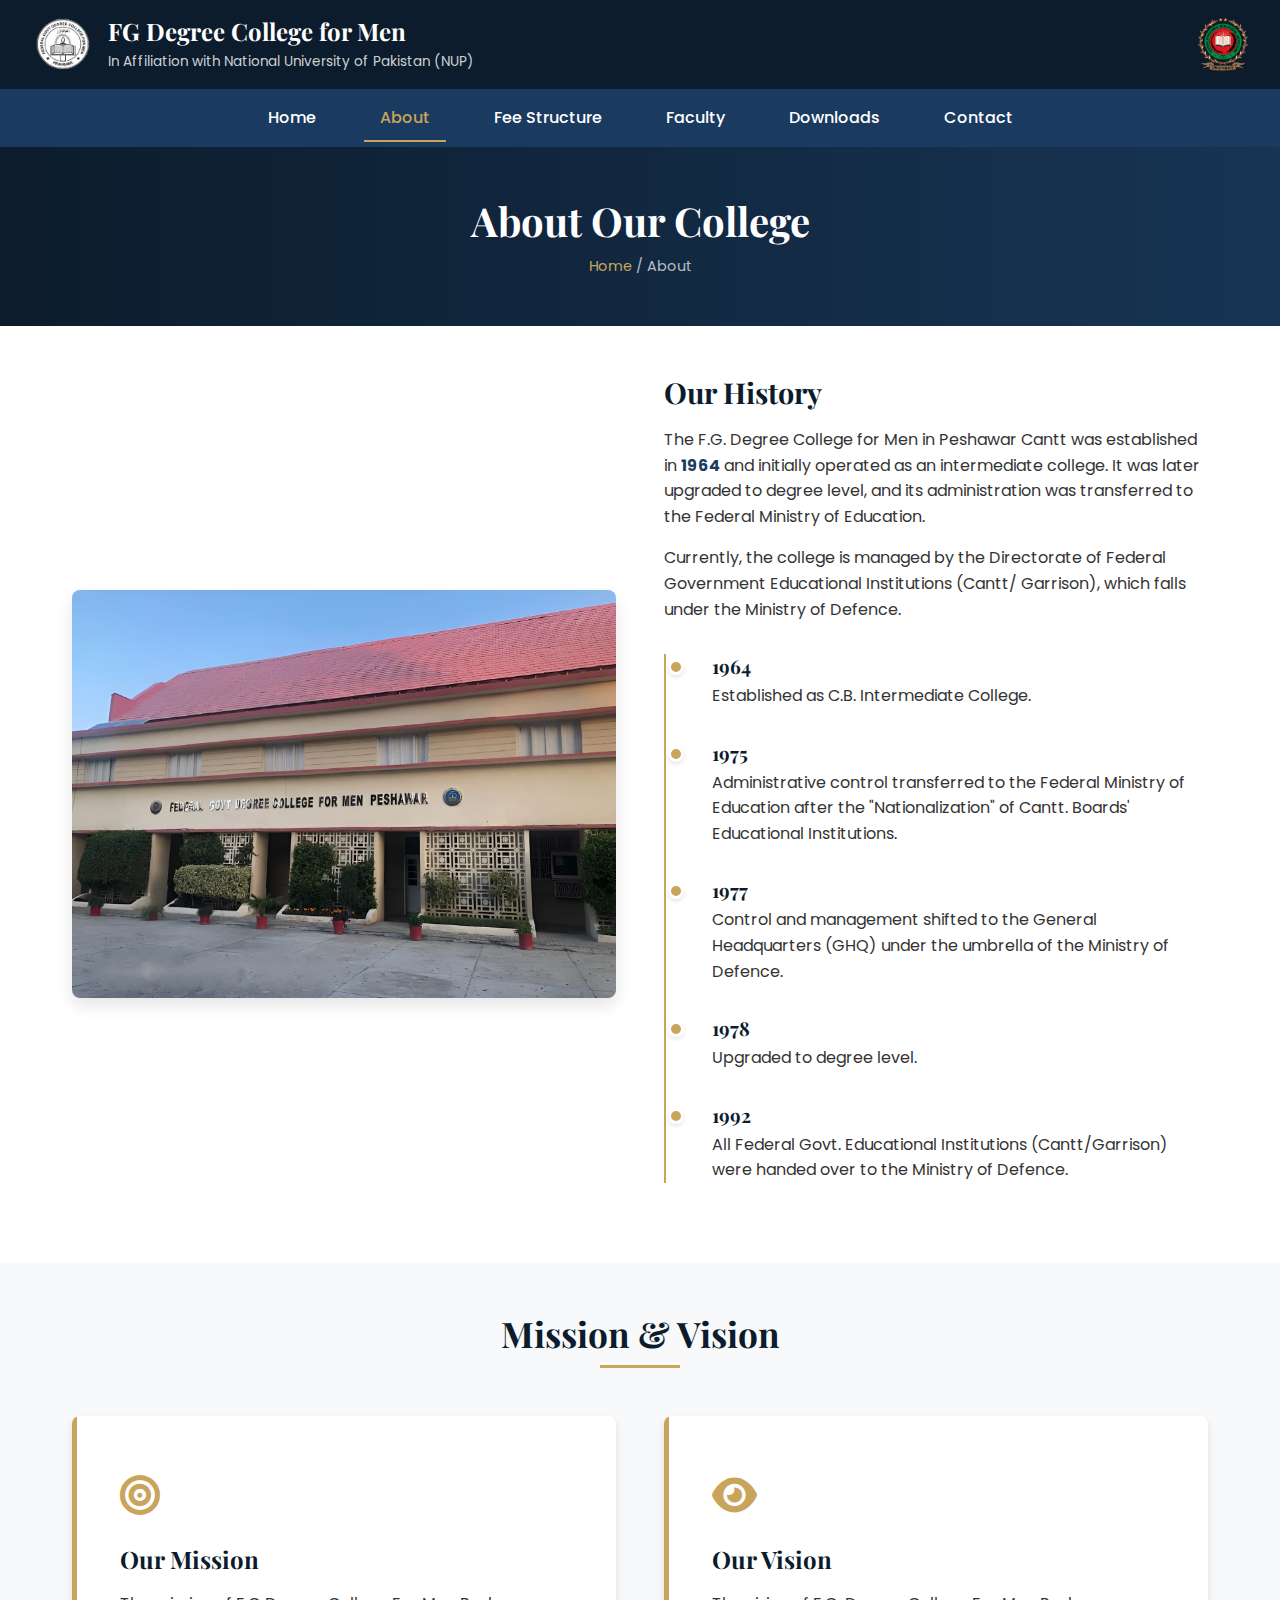
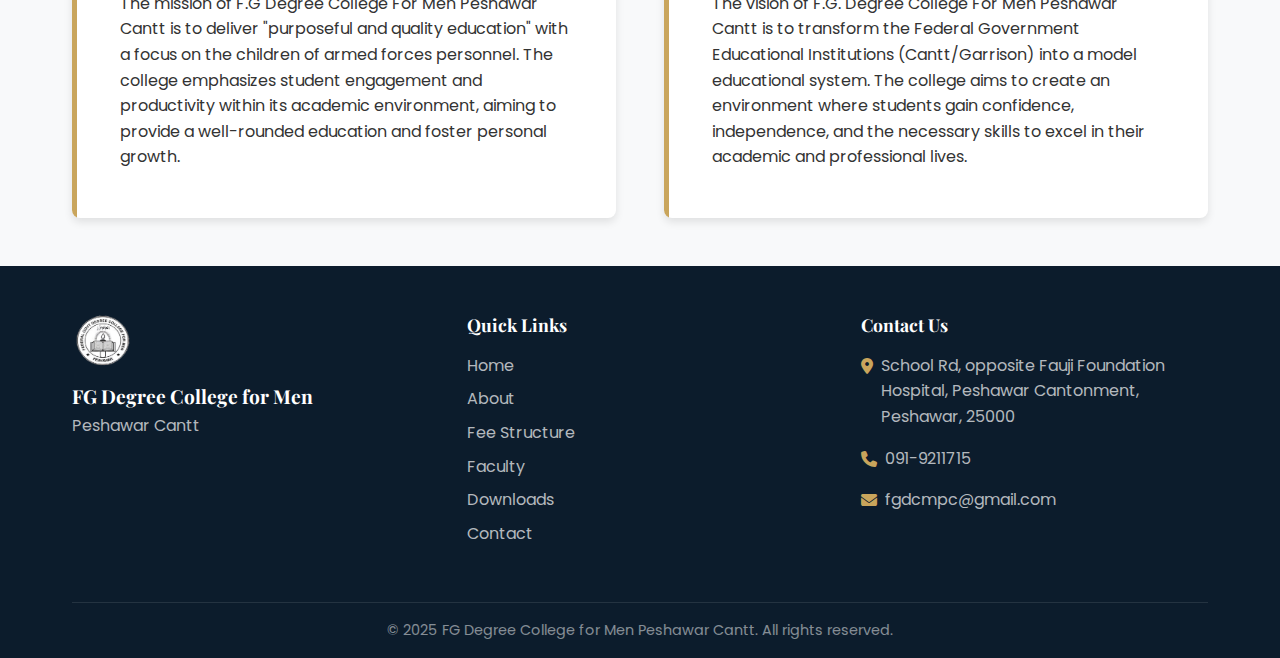
<file: about.html>
<!DOCTYPE html>
<html lang="en">
<head>
  <meta charset="UTF-8">
  <meta name="viewport" content="width=device-width, initial-scale=1.0">
  <title>About Us - FG Degree College for Men Peshawar Cantt</title>
  <link rel="stylesheet" href="css/style.css">
  <link rel="icon" href="img/logo.png" type="image/png">
  <link rel="stylesheet" href="css/animations.css">
  <link rel="stylesheet" href="css/about.css">
  <link rel="stylesheet" href="https://cdnjs.cloudflare.com/ajax/libs/font-awesome/6.5.1/css/all.min.css">
  <link rel="preconnect" href="https://fonts.googleapis.com">
  <link rel="preconnect" href="https://fonts.gstatic.com" crossorigin>
  <link href="https://fonts.googleapis.com/css2?family=Playfair+Display:wght@400;500;600;700&family=Poppins:wght@300;400;500;600;700&display=swap" rel="stylesheet">
</head>
<body>
  <!-- Preloader -->
  <div class="preloader">
    <div class="loader"></div>
  </div>

  <!-- Header -->
  <header class="header">
    <div class="header-container">
      <div class="logo-container">
        <img src="img/logo.png" alt="College Logo" class="logo">
        <div class="college-info">
          <h1 class="college-name">FG Degree College for Men</h1>
          <p class="college-affiliation">In Affiliation with National University of Pakistan (NUP)</p>
        </div>
      </div>
      <div class="secondary-logo">
        <img src="img/FGEI logo.png" alt="FGEI Logo">
      </div>
    </div>
  </header>

  <!-- Navigation -->
  <nav class="main-nav">
    <div class="nav-container">
      <button class="menu-toggle" aria-label="Toggle menu">
        <span></span>
        <span></span>
        <span></span>
      </button>
      <ul class="nav-links">
        <li><a href="index.html">Home</a></li>
        <li><a href="about.html" class="active">About</a></li>
        <li><a href="fee-structure.html">Fee Structure</a></li>
        <li><a href="faculty.html">Faculty</a></li>
        <li><a href="downloads.html">Downloads</a></li>
        <li><a href="contact.html">Contact</a></li>
      </ul>
    </div>
  </nav>

  <!-- Page Header -->
  <section class="page-header">
    <div class="container">
      <h2>About Our College</h2>
      <div class="breadcrumb">
        <a href="index.html">Home</a> / <span>About</span>
      </div>
    </div>
  </section>

  <!-- About Section -->
  <section class="about-section">
    <div class="container">
      <div class="about-content">
        <div class="about-image">
          <img src="img/front-Picsart-AiImageEnhancer.jpg" alt="College Building">
        </div>
        <div class="about-text">
          <h3>Our History</h3>
          <p>The F.G. Degree College for Men in Peshawar Cantt was established in <strong>1964</strong> and initially operated as an intermediate college. It was later upgraded to degree level, and its administration was transferred to the Federal Ministry of Education.</p>
          <p>Currently, the college is managed by the Directorate of Federal Government Educational Institutions (Cantt/ Garrison), which falls under the Ministry of Defence.</p>
          
          <div class="timeline">
            <div class="timeline-item">
              <div class="timeline-dot"></div>
              <div class="timeline-content">
                <h4>1964</h4>
                <p>Established as C.B. Intermediate College.</p>
              </div>
            </div>
            <div class="timeline-item">
              <div class="timeline-dot"></div>
              <div class="timeline-content">
                <h4>1975</h4>
                <p>Administrative control transferred to the Federal Ministry of Education after the "Nationalization" of Cantt. Boards' Educational Institutions.</p>
              </div>
            </div>
            <div class="timeline-item">
              <div class="timeline-dot"></div>
              <div class="timeline-content">
                <h4>1977</h4>
                <p>Control and management shifted to the General Headquarters (GHQ) under the umbrella of the Ministry of Defence.</p>
              </div>
            </div>
            <div class="timeline-item">
              <div class="timeline-dot"></div>
              <div class="timeline-content">
                <h4>1978</h4>
                <p>Upgraded to degree level.</p>
              </div>
            </div>
            <div class="timeline-item">
              <div class="timeline-dot"></div>
              <div class="timeline-content">
                <h4>1992</h4>
                <p>All Federal Govt. Educational Institutions (Cantt/Garrison) were handed over to the Ministry of Defence.</p>
              </div>
            </div>
          </div>
        </div>
      </div>
    </div>
  </section>

  <!-- Mission & Vision Section -->
  <section class="mission-vision" id="mission-vision">
    <div class="container">
      <div class="section-header">
        <h2>Mission & Vision</h2>
        <div class="underline"></div>
      </div>
      
      <div class="mission-vision-content">
        <div class="mission-card">
          <div class="card-icon">
            <i class="fas fa-bullseye"></i>
          </div>
          <h3>Our Mission</h3>
          <p>The mission of F.G Degree College For Men Peshawar Cantt is to deliver "purposeful and quality education" with a focus on the children of armed forces personnel. The college emphasizes student engagement and productivity within its academic environment, aiming to provide a well-rounded education and foster personal growth.</p>
        </div>
        
        <div class="vision-card">
          <div class="card-icon">
            <i class="fas fa-eye"></i>
          </div>
          <h3>Our Vision</h3>
          <p>The vision of F.G. Degree College For Men Peshawar Cantt is to transform the Federal Government Educational Institutions (Cantt/Garrison) into a model educational system. The college aims to create an environment where students gain confidence, independence, and the necessary skills to excel in their academic and professional lives.</p>
        </div>
      </div>
    </div>
  </section>

  
  <!-- Footer -->
  <footer class="footer">
    <div class="container">
      <div class="footer-content">
        <div class="footer-logo">
          <img src="img/logo.png" alt="College Logo">
          <h3>FG Degree College for Men</h3>
          <p>Peshawar Cantt</p>
        </div>
        
        <div class="footer-links">
          <h4>Quick Links</h4>
          <ul>
            <li><a href="index.html">Home</a></li>
            <li><a href="about.html">About</a></li>
            <li><a href="fee-structure.html">Fee Structure</a></li>
            <li><a href="faculty.html">Faculty</a></li>
            <li><a href="downloads.html">Downloads</a></li>
            <li><a href="contact.html">Contact</a></li>
          </ul>
        </div>
        
        <div class="footer-contact">
          <h4>Contact Us</h4>
          <ul>
            <li><i class="fas fa-map-marker-alt"></i> School Rd, opposite Fauji Foundation Hospital, Peshawar Cantonment, Peshawar, 25000</li>
            <li><i class="fas fa-phone"></i> 091-9211715</li>
            <li><i class="fas fa-envelope"></i> fgdcmpc@gmail.com</li>
          </ul>
        </div>
      </div>
      
      <div class="footer-bottom">
        <p>&copy; 2025 FG Degree College for Men Peshawar Cantt. All rights reserved.</p>
      </div>
    </div>
  </footer>

  <!-- Back to Top Button -->
  <button id="back-to-top" aria-label="Back to top">
    <i class="fas fa-arrow-up"></i>
  </button>

  <!-- Scripts -->
  <script src="js/main.js"></script>
  <script src="js/animations.js"></script>
</body>
</html>
</file>
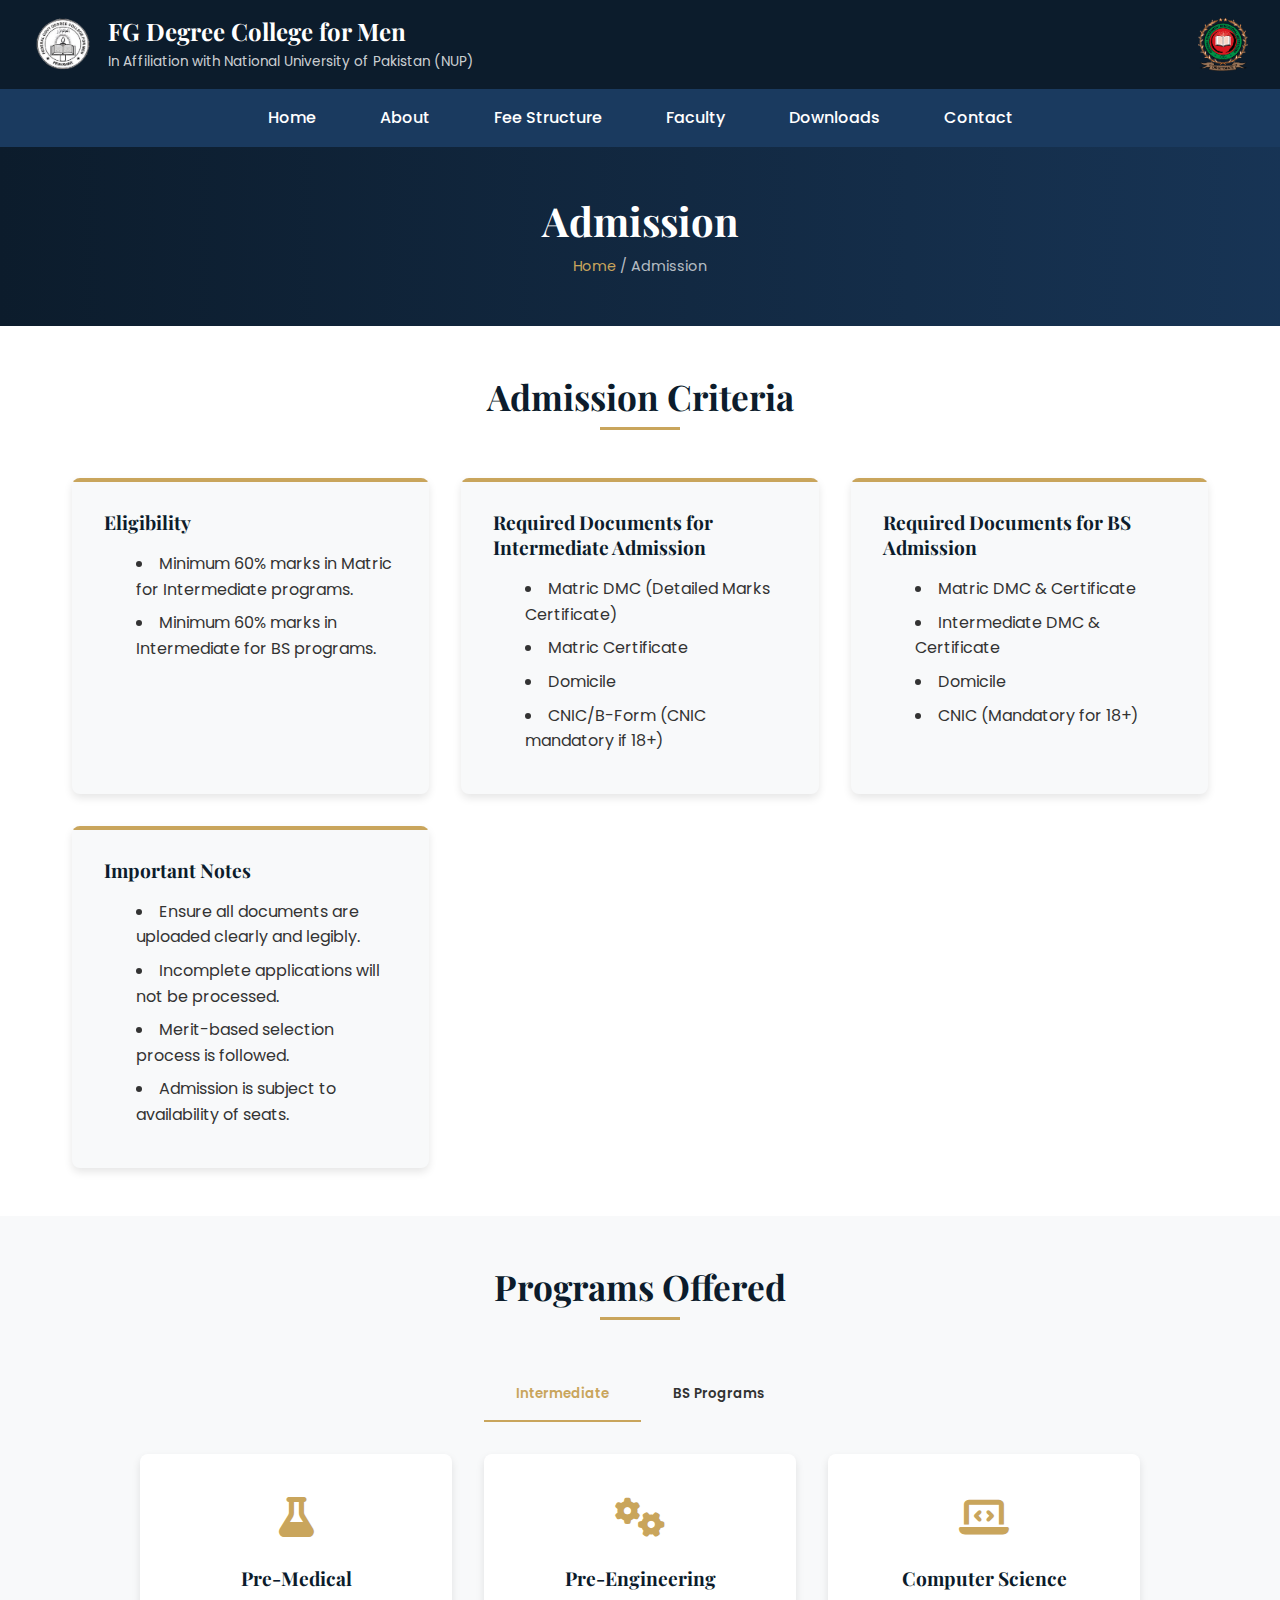
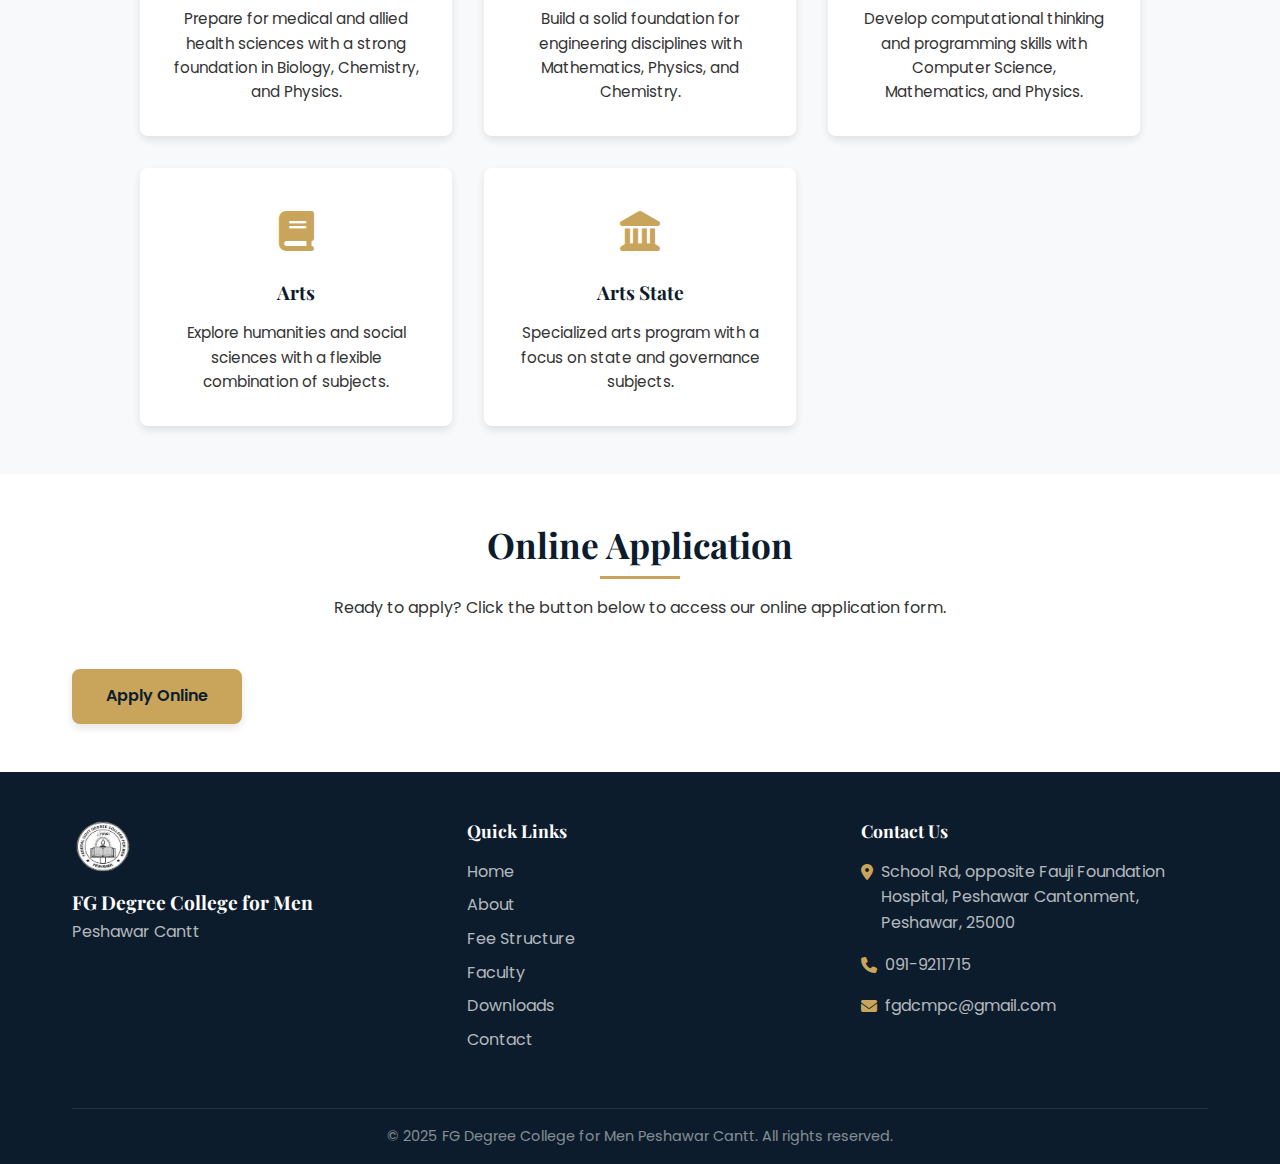
<file: admission.html>
<!DOCTYPE html>
<html lang="en">
<head>
  <meta charset="UTF-8">
  <meta name="viewport" content="width=device-width, initial-scale=1.0">
  <title>Admission - FG Degree College for Men Peshawar Cantt</title>
  <link rel="stylesheet" href="css/style.css">
  <link rel="stylesheet" href="css/animations.css">
  <link rel="icon" href="img/logo.png" type="image/png">
  <link rel="stylesheet" href="css/admission.css">
  <link rel="stylesheet" href="https://cdnjs.cloudflare.com/ajax/libs/font-awesome/6.5.1/css/all.min.css">
  <link rel="preconnect" href="https://fonts.googleapis.com">
  <link rel="preconnect" href="https://fonts.gstatic.com" crossorigin>
  <link href="https://fonts.googleapis.com/css2?family=Playfair+Display:wght@400;500;600;700&family=Poppins:wght@300;400;500;600;700&display=swap" rel="stylesheet">
</head>
<body>
  <!-- Preloader -->
  <div class="preloader">
    <div class="loader"></div>
  </div>

  <!-- Header -->
  <header class="header">
    <div class="header-container">
      <div class="logo-container">
        <img src="img/logo.png" alt="College Logo" class="logo">
        <div class="college-info">
          <h1 class="college-name">FG Degree College for Men</h1>
          <p class="college-affiliation">In Affiliation with National University of Pakistan (NUP)</p>
        </div>
      </div>
      <div class="secondary-logo">
        <img src="img/FGEI logo.png" alt="FGEI Logo">
      </div>
    </div>
  </header>

  <!-- Navigation -->
  <nav class="main-nav">
    <div class="nav-container">
      <button class="menu-toggle" aria-label="Toggle menu">
        <span></span>
        <span></span>
        <span></span>
      </button>
      <ul class="nav-links">
        <li><a href="index.html">Home</a></li>
        <li><a href="about.html">About</a></li>
        <li><a href="fee-structure.html">Fee Structure</a></li>
        <li><a href="faculty.html">Faculty</a></li>
        <li><a href="downloads.html">Downloads</a></li>
        <li><a href="contact.html">Contact</a></li>
      </ul>
    </div>
  </nav>

  <!-- Page Header -->
  <section class="page-header">
    <div class="container">
      <h2>Admission</h2>
      <div class="breadcrumb">
        <a href="index.html">Home</a> / <span>Admission</span>
      </div>
    </div>
  </section>

  <!-- Admission Criteria Section -->
  <section class="criteria-section" id="criteria">
    <div class="container">
      <div class="section-header">
        <h3>Admission Criteria</h3>
        <div class="underline"></div>
      </div>
      
      <div class="criteria-content">
        <div class="criteria-card">
          <h4>Eligibility</h4>
          <ul>
            <li>Minimum 60% marks in Matric for Intermediate programs.</li>
            <li>Minimum 60% marks in Intermediate for BS programs.</li>
          </ul>
        </div>
        
        <div class="criteria-card">
          <h4>Required Documents for Intermediate Admission</h4>
          <ul>
            <li>Matric DMC (Detailed Marks Certificate)</li>
            <li>Matric Certificate</li>
            <li>Domicile</li>
            <li>CNIC/B-Form (CNIC mandatory if 18+)</li>
          </ul>
        </div>
        
        <div class="criteria-card">
          <h4>Required Documents for BS Admission</h4>
          <ul>
            <li>Matric DMC & Certificate</li>
            <li>Intermediate DMC & Certificate</li>
            <li>Domicile</li>
            <li>CNIC (Mandatory for 18+)</li>
          </ul>
        </div>
        
        <div class="criteria-card">
          <h4>Important Notes</h4>
          <ul>
            <li>Ensure all documents are uploaded clearly and legibly.</li>
            <li>Incomplete applications will not be processed.</li>
            <li>Merit-based selection process is followed.</li>
            <li>Admission is subject to availability of seats.</li>
          </ul>
        </div>
      </div>
    </div>
  </section>

  <!-- Programs Section -->
  <section class="programs-section" id="programs">
    <div class="container">
      <div class="section-header">
        <h3>Programs Offered</h3>
        <div class="underline"></div>
      </div>
      
      <div class="programs-tabs">
        <div class="tab-buttons">
          <button class="tab-btn active" data-tab="intermediate">Intermediate</button>
          <button class="tab-btn" data-tab="bs">BS Programs</button>
        </div>
        
        <div class="tab-content active" id="intermediate">
          <div class="program-cards">
            <div class="program-card">
              <div class="program-icon">
                <i class="fas fa-flask"></i>
              </div>
              <h4>Pre-Medical</h4>
              <p>Prepare for medical and allied health sciences with a strong foundation in Biology, Chemistry, and Physics.</p>
            </div>
            
            <div class="program-card">
              <div class="program-icon">
                <i class="fas fa-cogs"></i>
              </div>
              <h4>Pre-Engineering</h4>
              <p>Build a solid foundation for engineering disciplines with Mathematics, Physics, and Chemistry.</p>
            </div>
            
            <div class="program-card">
              <div class="program-icon">
                <i class="fas fa-laptop-code"></i>
              </div>
              <h4>Computer Science</h4>
              <p>Develop computational thinking and programming skills with Computer Science, Mathematics, and Physics.</p>
            </div>
            
            <div class="program-card">
              <div class="program-icon">
                <i class="fas fa-book"></i>
              </div>
              <h4>Arts</h4>
              <p>Explore humanities and social sciences with a flexible combination of subjects.</p>
            </div>
            
            <div class="program-card">
              <div class="program-icon">
                <i class="fas fa-landmark"></i>
              </div>
              <h4>Arts State</h4>
              <p>Specialized arts program with a focus on state and governance subjects.</p>
            </div>
          </div>
        </div>
        
        <div class="tab-content" id="bs">
          <div class="program-cards">
            <div class="program-card">
              <div class="program-icon">
                <i class="fas fa-laptop-code"></i>
              </div>
              <h4>Computer Science and IT</h4>
              <p>Four-year degree program covering programming, algorithms, databases, networking, and software engineering.</p>
            </div>
            
            <div class="program-card">
              <div class="program-icon">
                <i class="fas fa-balance-scale"></i>
              </div>
              <h4>Political Science</h4>
              <p>Study of political systems, governance, international relations, and public policy.</p>
            </div>
            
            <div class="program-card">
              <div class="program-icon">
                <i class="fas fa-chart-line"></i>
              </div>
              <h4>Economics</h4>
              <p>Analysis of production, distribution, and consumption of goods and services at micro and macro levels.</p>
            </div>
            
            <div class="program-card">
              <div class="program-icon">
                <i class="fas fa-briefcase"></i>
              </div>
              <h4>BBA (Hons)</h4>
              <p>Comprehensive business administration program covering management, marketing, finance, and entrepreneurship.</p>
            </div>
          </div>
        </div>
      </div>
    </div>
  </section>

  <!-- Application Form Section -->
  <section class="application-section">
    <div class="container">
      <div class="section-header">
        <h3>Online Application</h3>
        <div class="underline"></div>
        <p>Ready to apply? Click the button below to access our online application form.</p>
    </div>
    
    <div class="application-cta">
      <a href="form.html" class="cta-button">Apply Online</a>
    </div>
  </div>
</section>

  <!-- Footer -->
  <footer class="footer">
    <div class="container">
      <div class="footer-content">
        <div class="footer-logo">
          <img src="img/logo.png" alt="College Logo">
          <h3>FG Degree College for Men</h3>
          <p>Peshawar Cantt</p>
        </div>
        
        <div class="footer-links">
          <h4>Quick Links</h4>
          <ul>
            <li><a href="index.html">Home</a></li>
            <li><a href="about.html">About</a></li>
            <li><a href="fee-structure.html">Fee Structure</a></li>
            <li><a href="faculty.html">Faculty</a></li>
            <li><a href="downloads.html">Downloads</a></li>
            <li><a href="contact.html">Contact</a></li>
          </ul>
        </div>
        
        <div class="footer-contact">
          <h4>Contact Us</h4>
          <ul>
            <li><i class="fas fa-map-marker-alt"></i> School Rd, opposite Fauji Foundation Hospital, Peshawar Cantonment, Peshawar, 25000</li>
            <li><i class="fas fa-phone"></i> 091-9211715</li>
            <li><i class="fas fa-envelope"></i> fgdcmpc@gmail.com</li>
          </ul>
        </div>
      </div>
      
      <div class="footer-bottom">
        <p>&copy; 2025 FG Degree College for Men Peshawar Cantt. All rights reserved.</p>
      </div>
    </div>
  </footer>

  <!-- Back to Top Button -->
  <button id="back-to-top" aria-label="Back to top">
    <i class="fas fa-arrow-up"></i>
  </button>

  <!-- Scripts -->
  <script src="js/main.js"></script>
  <script src="js/animations.js"></script>
  <script src="js/admission.js"></script>
</body>
</html>
</file>
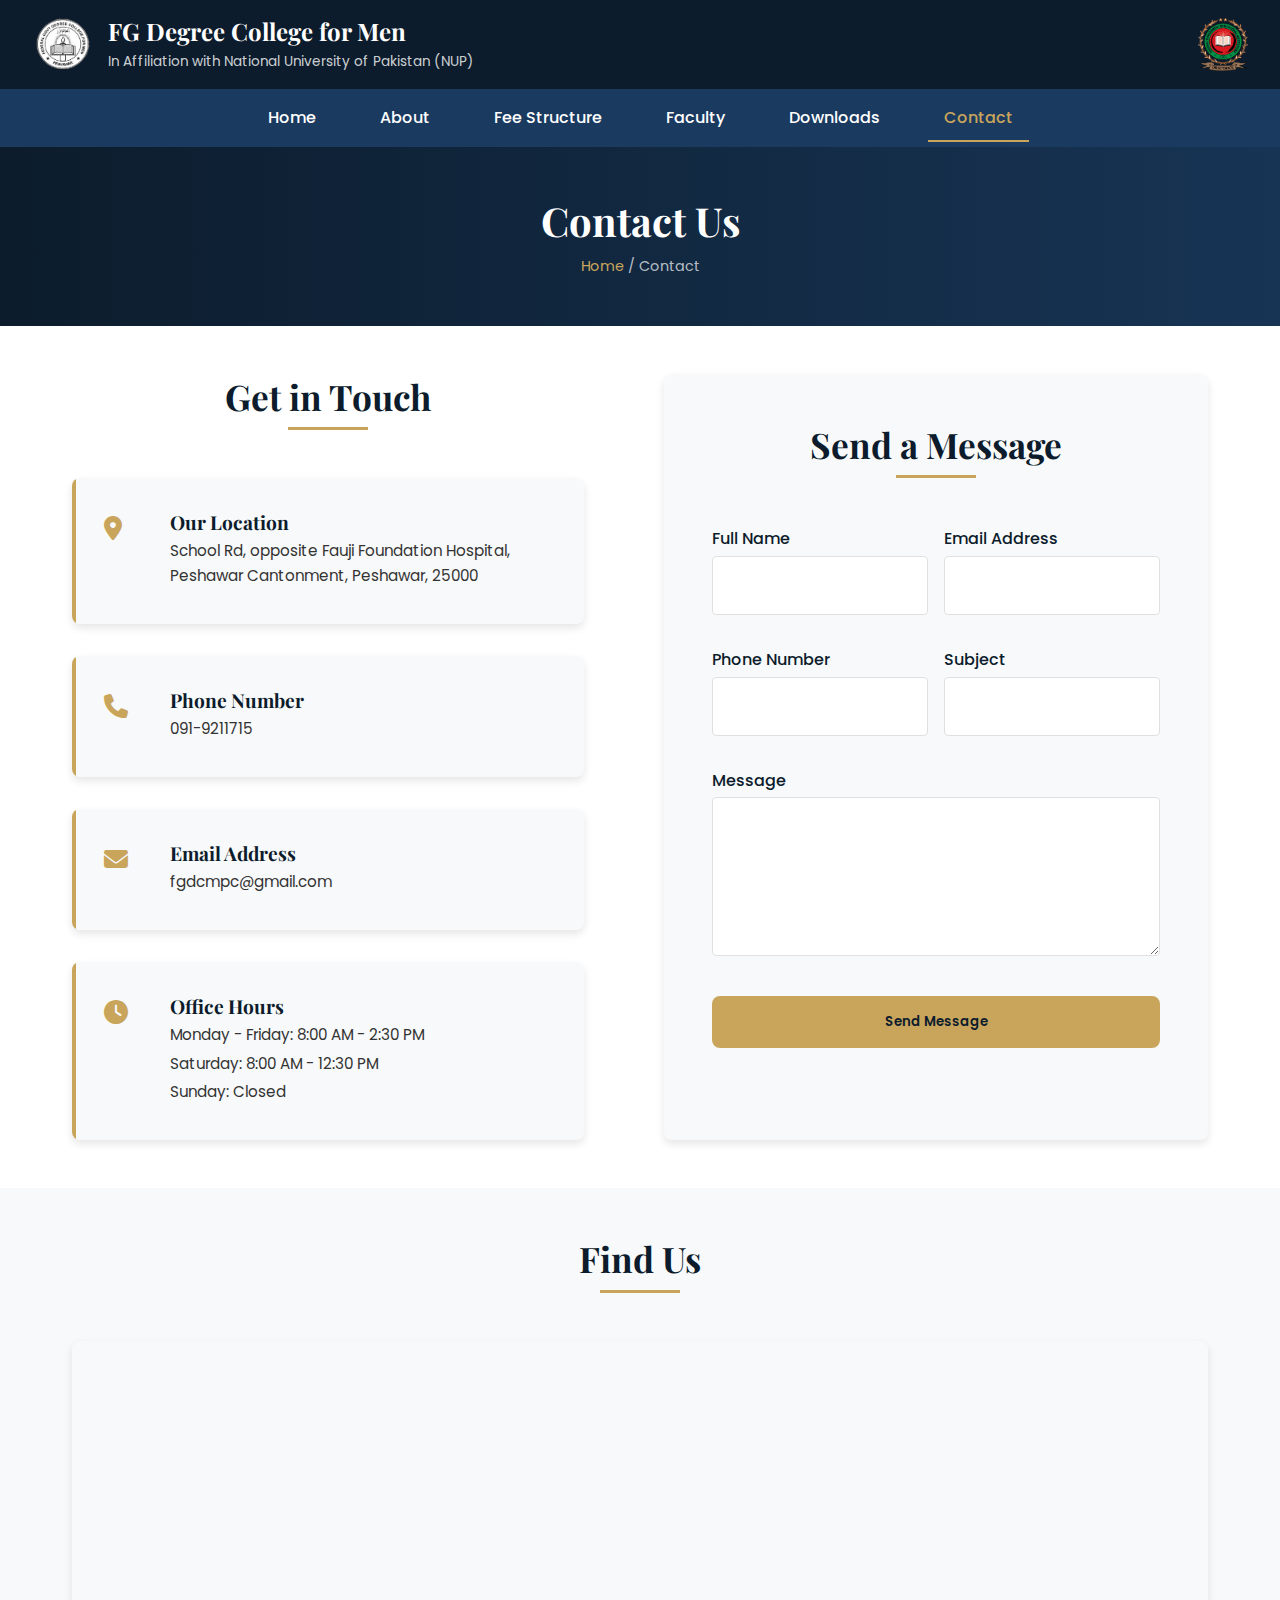
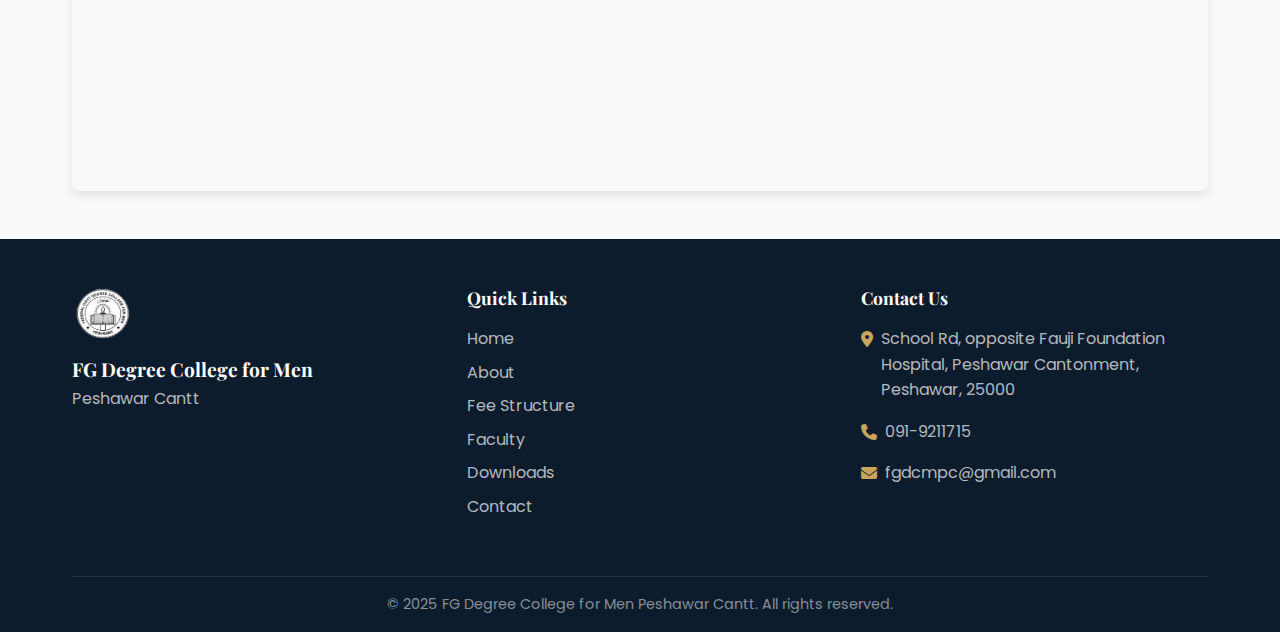
<file: contact.html>
<!DOCTYPE html>
<html lang="en">
<head>
  <meta charset="UTF-8">
  <meta name="viewport" content="width=device-width, initial-scale=1.0">
  <title>Contact Us - FG Degree College for Men Peshawar Cantt</title>
  <link rel="stylesheet" href="css/style.css">
  <link rel="stylesheet" href="css/animations.css">
  <link rel="icon" href="img/logo.png" type="image/png">
  <link rel="stylesheet" href="css/contact.css">
  <link rel="stylesheet" href="https://cdnjs.cloudflare.com/ajax/libs/font-awesome/6.5.1/css/all.min.css">
  <link rel="preconnect" href="https://fonts.googleapis.com">
  <link rel="preconnect" href="https://fonts.gstatic.com" crossorigin>
  <link href="https://fonts.googleapis.com/css2?family=Playfair+Display:wght@400;500;600;700&family=Poppins:wght@300;400;500;600;700&display=swap" rel="stylesheet">
</head>
<body>
  <!-- Preloader -->
  <div class="preloader">
    <div class="loader"></div>
  </div>

  <!-- Header -->
  <header class="header">
    <div class="header-container">
      <div class="logo-container">
        <img src="img/logo.png" alt="College Logo" class="logo">
        <div class="college-info">
          <h1 class="college-name">FG Degree College for Men</h1>
          <p class="college-affiliation">In Affiliation with National University of Pakistan (NUP)</p>
        </div>
      </div>
      <div class="secondary-logo">
        <img src="img/FGEI logo.png" alt="FGEI Logo">
      </div>
    </div>
  </header>

  <!-- Navigation -->
  <nav class="main-nav">
    <div class="nav-container">
      <button class="menu-toggle" aria-label="Toggle menu">
        <span></span>
        <span></span>
        <span></span>
      </button>
      <ul class="nav-links">
        <li><a href="index.html">Home</a></li>
        <li><a href="about.html">About</a></li>
        <li><a href="fee-structure.html">Fee Structure</a></li>
        <li><a href="faculty.html">Faculty</a></li>
        <li><a href="downloads.html">Downloads</a></li>
        <li><a href="contact.html" class="active">Contact</a></li>
      </ul>
    </div>
  </nav>

  <!-- Page Header -->
  <section class="page-header">
    <div class="container">
      <h2>Contact Us</h2>
      <div class="breadcrumb">
        <a href="index.html">Home</a> / <span>Contact</span>
      </div>
    </div>
  </section>

  <!-- Contact Section -->
  <section class="contact-section">
    <div class="container">
      <div class="contact-grid">
        <div class="contact-info">
          <div class="section-header">
            <h3>Get in Touch</h3>
            <div class="underline"></div>
          </div>
          
          <div class="info-cards">
            <div class="info-card">
              <div class="info-icon">
                <i class="fas fa-map-marker-alt"></i>
              </div>
              <div class="info-content">
                <h4>Our Location</h4>
                <p>School Rd, opposite Fauji Foundation Hospital, Peshawar Cantonment, Peshawar, 25000</p>
              </div>
            </div>
            
            <div class="info-card">
              <div class="info-icon">
                <i class="fas fa-phone"></i>
              </div>
              <div class="info-content">
                <h4>Phone Number</h4>
                <p>091-9211715</p>
              </div>
            </div>
            
            <div class="info-card">
              <div class="info-icon">
                <i class="fas fa-envelope"></i>
              </div>
              <div class="info-content">
                <h4>Email Address</h4>
                <p>fgdcmpc@gmail.com</p>
              </div>
            </div>
            
            <div class="info-card">
              <div class="info-icon">
                <i class="fas fa-clock"></i>
              </div>
              <div class="info-content">
                <h4>Office Hours</h4>
                <p>Monday - Friday: 8:00 AM - 2:30 PM</p>
                <p>Saturday: 8:00 AM - 12:30 PM</p>
                <p>Sunday: Closed</p>
              </div>
            </div>
          </div>
        </div>
        
        <div class="contact-form-container">
          <div class="section-header">
            <h3>Send a Message</h3>
            <div class="underline"></div>
          </div>
          
          <form class="contact-form" id="contactForm">
            <div class="form-group">
              <label for="name">Full Name</label>
              <input type="text" id="name" name="name" required>
            </div>
            
            <div class="form-group">
              <label for="email">Email Address</label>
              <input type="email" id="email" name="email" required>
            </div>
            
            <div class="form-group">
              <label for="phone">Phone Number</label>
              <input type="tel" id="phone" name="phone">
            </div>
            
            <div class="form-group">
              <label for="subject">Subject</label>
              <input type="text" id="subject" name="subject" required>
            </div>
            
            <div class="form-group full-width">
              <label for="message">Message</label>
              <textarea id="message" name="message" rows="5" required></textarea>
            </div>
            
            <button type="submit" class="submit-btn">Send Message</button>
          </form>
        </div>
      </div>
    </div>
  </section>

  <!-- Map Section -->
  <section class="map-section">
    <div class="container">
      <div class="section-header">
        <h3>Find Us</h3>
        <div class="underline"></div>
      </div>
      
      <div class="map-container">
        <iframe src="https://www.google.com/maps?q=2G2J%2BRP%20Peshawar%2C%20Pakistan&output=embed" allowfullscreen="" loading="lazy" title="College Location Map"></iframe>
      </div>
    </div>
  </section>

  <!-- Footer -->
  <footer class="footer">
    <div class="container">
      <div class="footer-content">
        <div class="footer-logo">
          <img src="img/logo.png" alt="College Logo">
          <h3>FG Degree College for Men</h3>
          <p>Peshawar Cantt</p>
        </div>
        
        <div class="footer-links">
          <h4>Quick Links</h4>
          <ul>
            <li><a href="index.html">Home</a></li>
            <li><a href="about.html">About</a></li>
            <li><a href="fee-structure.html">Fee Structure</a></li>
            <li><a href="faculty.html">Faculty</a></li>
            <li><a href="downloads.html">Downloads</a></li>
            <li><a href="contact.html">Contact</a></li>
          </ul>
        </div>
        
        <div class="footer-contact">
          <h4>Contact Us</h4>
          <ul>
            <li><i class="fas fa-map-marker-alt"></i> School Rd, opposite Fauji Foundation Hospital, Peshawar Cantonment, Peshawar, 25000</li>
            <li><i class="fas fa-phone"></i> 091-9211715</li>
            <li><i class="fas fa-envelope"></i> fgdcmpc@gmail.com</li>
          </ul>
        </div>
      </div>
      
      <div class="footer-bottom">
        <p>&copy; 2025 FG Degree College for Men Peshawar Cantt. All rights reserved.</p>
      </div>
    </div>
  </footer>

  <!-- Back to Top Button -->
  <button id="back-to-top" aria-label="Back to top">
    <i class="fas fa-arrow-up"></i>
  </button>

  <!-- Scripts -->
  <script src="js/main.js"></script>
  <script src="js/animations.js"></script>
  <script src="js/contact.js"></script>
</body>
</html>
</file>
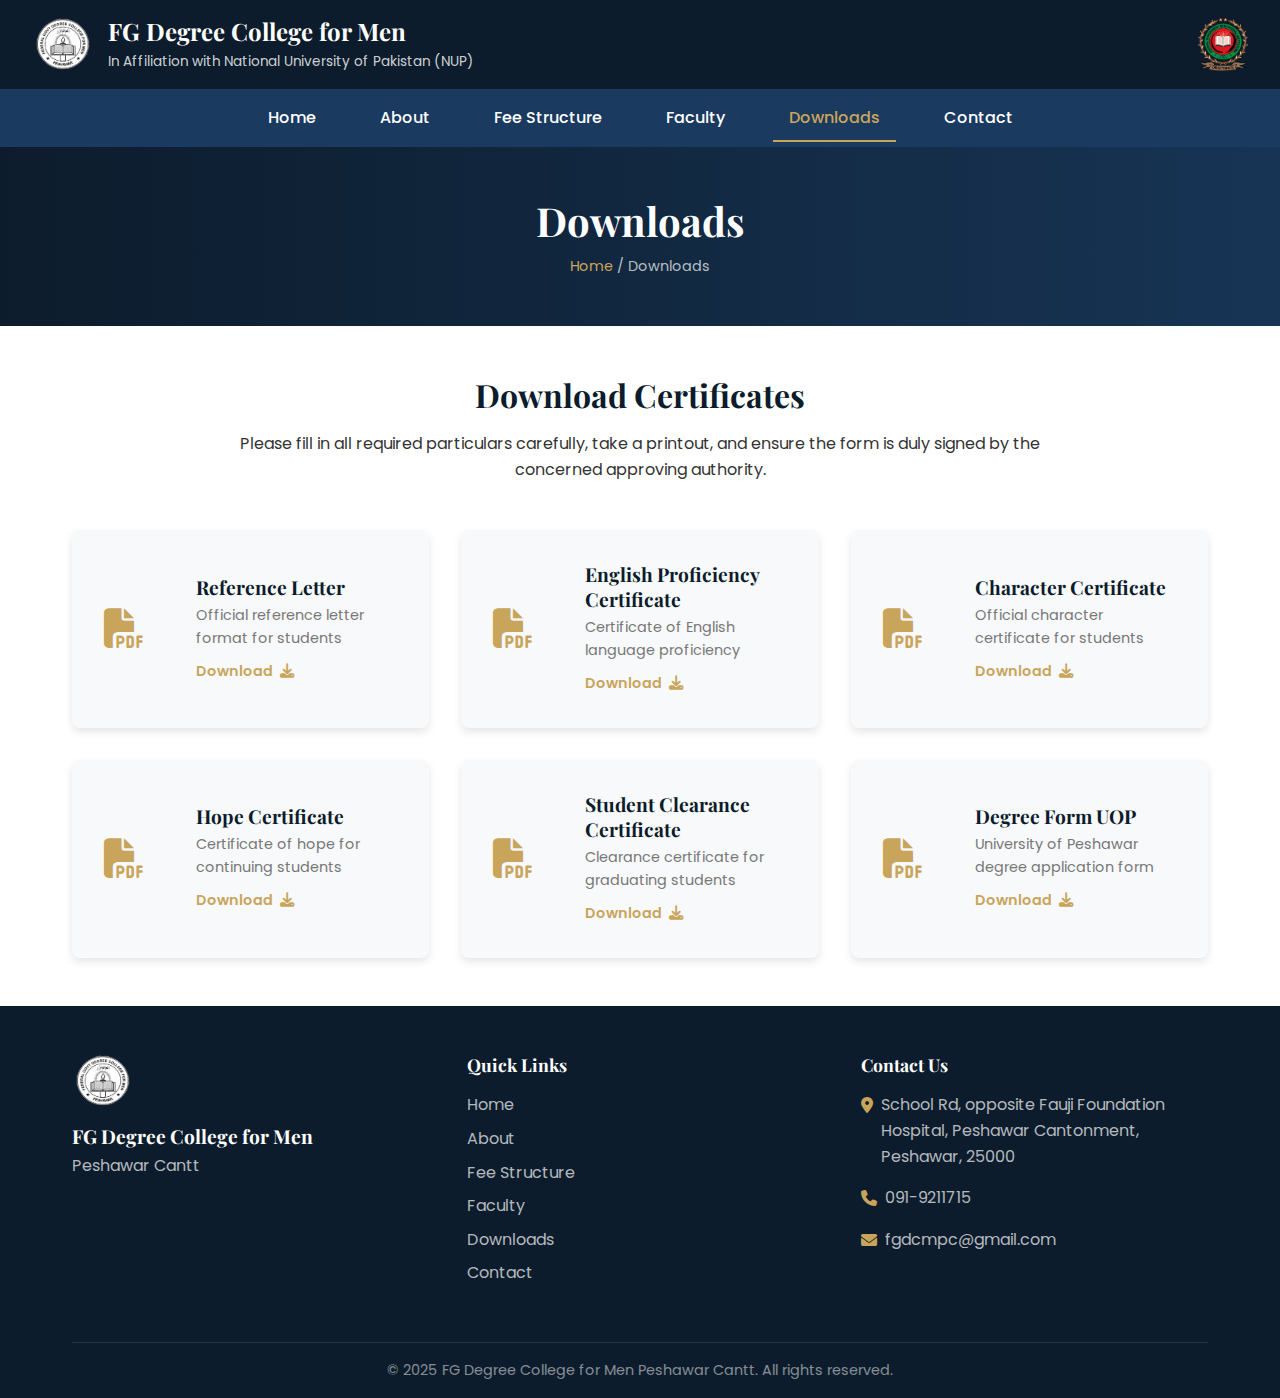
<file: downloads.html>
<!DOCTYPE html>
<html lang="en">
<head>
  <meta charset="UTF-8">
  <meta name="viewport" content="width=device-width, initial-scale=1.0">
  <title>Downloads - FG Degree College for Men Peshawar Cantt</title>
  <link rel="stylesheet" href="css/style.css">
  <link rel="icon" href="img/logo.png" type="image/png">
  <link rel="stylesheet" href="css/animations.css">
  <link rel="stylesheet" href="css/downloads.css">
  <link rel="stylesheet" href="https://cdnjs.cloudflare.com/ajax/libs/font-awesome/6.5.1/css/all.min.css">
  <link rel="preconnect" href="https://fonts.googleapis.com">
  <link rel="preconnect" href="https://fonts.gstatic.com" crossorigin>
  <link href="https://fonts.googleapis.com/css2?family=Playfair+Display:wght@400;500;600;700&family=Poppins:wght@300;400;500;600;700&display=swap" rel="stylesheet">
</head>
<body>
  <!-- Preloader -->
  <div class="preloader">
    <div class="loader"></div>
  </div>

  <!-- Header -->
  <header class="header">
    <div class="header-container">
      <div class="logo-container">
        <img src="img/logo.png" alt="College Logo" class="logo">
        <div class="college-info">
          <h1 class="college-name">FG Degree College for Men</h1>
          <p class="college-affiliation">In Affiliation with National University of Pakistan (NUP)</p>
        </div>
      </div>
      <div class="secondary-logo">
        <img src="img/FGEI logo.png" alt="FGEI Logo">
      </div>
    </div>
  </header>

  <!-- Navigation -->
  <nav class="main-nav">
    <div class="nav-container">
      <button class="menu-toggle" aria-label="Toggle menu">
        <span></span>
        <span></span>
        <span></span>
      </button>
      <ul class="nav-links">
        <li><a href="index.html">Home</a></li>
        <li><a href="about.html">About</a></li>
        <li><a href="fee-structure.html">Fee Structure</a></li>
        <li><a href="faculty.html">Faculty</a></li>
        <li><a href="downloads.html" class="active">Downloads</a></li>
        <li><a href="contact.html">Contact</a></li>
      </ul>
    </div>
  </nav>

  <!-- Page Header -->
  <section class="page-header">
    <div class="container">
      <h2>Downloads</h2>
      <div class="breadcrumb">
        <a href="index.html">Home</a> / <span>Downloads</span>
      </div>
    </div>
  </section>

  <!-- Downloads Section -->
  <section class="downloads-section">
    <div class="container">
      <div class="section-intro">
        <h3>Download Certificates</h3>
        <p>Please fill in all required particulars carefully, take a printout, and ensure the form is duly signed by the concerned approving authority.</p>
      </div>
      
      <div class="downloads-grid">
        <a href="files/Reference Letter.pdf" class="download-card" target="_blank">
          <div class="download-icon">
            <i class="fas fa-file-pdf"></i>
          </div>
          <div class="download-info">
            <h4>Reference Letter</h4>
            <p>Official reference letter format for students</p>
            <span class="download-btn">Download <i class="fas fa-download"></i></span>
          </div>
        </a>
        
        <a href="files/English Proficiency Certificate.pdf" class="download-card" target="_blank">
          <div class="download-icon">
            <i class="fas fa-file-pdf"></i>
          </div>
          <div class="download-info">
            <h4>English Proficiency Certificate</h4>
            <p>Certificate of English language proficiency</p>
            <span class="download-btn">Download <i class="fas fa-download"></i></span>
          </div>
        </a>
        
        <a href="files/Character Certificate.pdf" class="download-card" target="_blank">
          <div class="download-icon">
            <i class="fas fa-file-pdf"></i>
          </div>
          <div class="download-info">
            <h4>Character Certificate</h4>
            <p>Official character certificate for students</p>
            <span class="download-btn">Download <i class="fas fa-download"></i></span>
          </div>
        </a>
        
        <a href="files/Hope Certificate.pdf" class="download-card" target="_blank">
          <div class="download-icon">
            <i class="fas fa-file-pdf"></i>
          </div>
          <div class="download-info">
            <h4>Hope Certificate</h4>
            <p>Certificate of hope for continuing students</p>
            <span class="download-btn">Download <i class="fas fa-download"></i></span>
          </div>
        </a>
        
        <a href="files/Clearance Certificate.pdf" class="download-card" target="_blank">
          <div class="download-icon">
            <i class="fas fa-file-pdf"></i>
          </div>
          <div class="download-info">
            <h4>Student Clearance Certificate</h4>
            <p>Clearance certificate for graduating students</p>
            <span class="download-btn">Download <i class="fas fa-download"></i></span>
          </div>
        </a>
        
        <a href="files/Degree Form UOP.pdf" class="download-card" target="_blank">
          <div class="download-icon">
            <i class="fas fa-file-pdf"></i>
          </div>
          <div class="download-info">
            <h4>Degree Form UOP</h4>
            <p>University of Peshawar degree application form</p>
            <span class="download-btn">Download <i class="fas fa-download"></i></span>
          </div>
        </a>
      </div>
    </div>
  </section>

  
  <!-- Footer -->
  <footer class="footer">
    <div class="container">
      <div class="footer-content">
        <div class="footer-logo">
          <img src="img/logo.png" alt="College Logo">
          <h3>FG Degree College for Men</h3>
          <p>Peshawar Cantt</p>
        </div>
        
        <div class="footer-links">
          <h4>Quick Links</h4>
          <ul>
            <li><a href="index.html">Home</a></li>
            <li><a href="about.html">About</a></li>
            <li><a href="fee-structure.html">Fee Structure</a></li>
            <li><a href="faculty.html">Faculty</a></li>
            <li><a href="downloads.html">Downloads</a></li>
            <li><a href="contact.html">Contact</a></li>
          </ul>
        </div>
        
        <div class="footer-contact">
          <h4>Contact Us</h4>
          <ul>
            <li><i class="fas fa-map-marker-alt"></i> School Rd, opposite Fauji Foundation Hospital, Peshawar Cantonment, Peshawar, 25000</li>
            <li><i class="fas fa-phone"></i> 091-9211715</li>
            <li><i class="fas fa-envelope"></i> fgdcmpc@gmail.com</li>
          </ul>
        </div>
      </div>
      
      <div class="footer-bottom">
        <p>&copy; 2025 FG Degree College for Men Peshawar Cantt. All rights reserved.</p>
      </div>
    </div>
  </footer>

  <!-- Back to Top Button -->
  <button id="back-to-top" aria-label="Back to top">
    <i class="fas fa-arrow-up"></i>
  </button>

  <!-- Scripts -->
  <script src="js/main.js"></script>
  <script src="js/animations.js"></script>
</body>
</html>
</file>
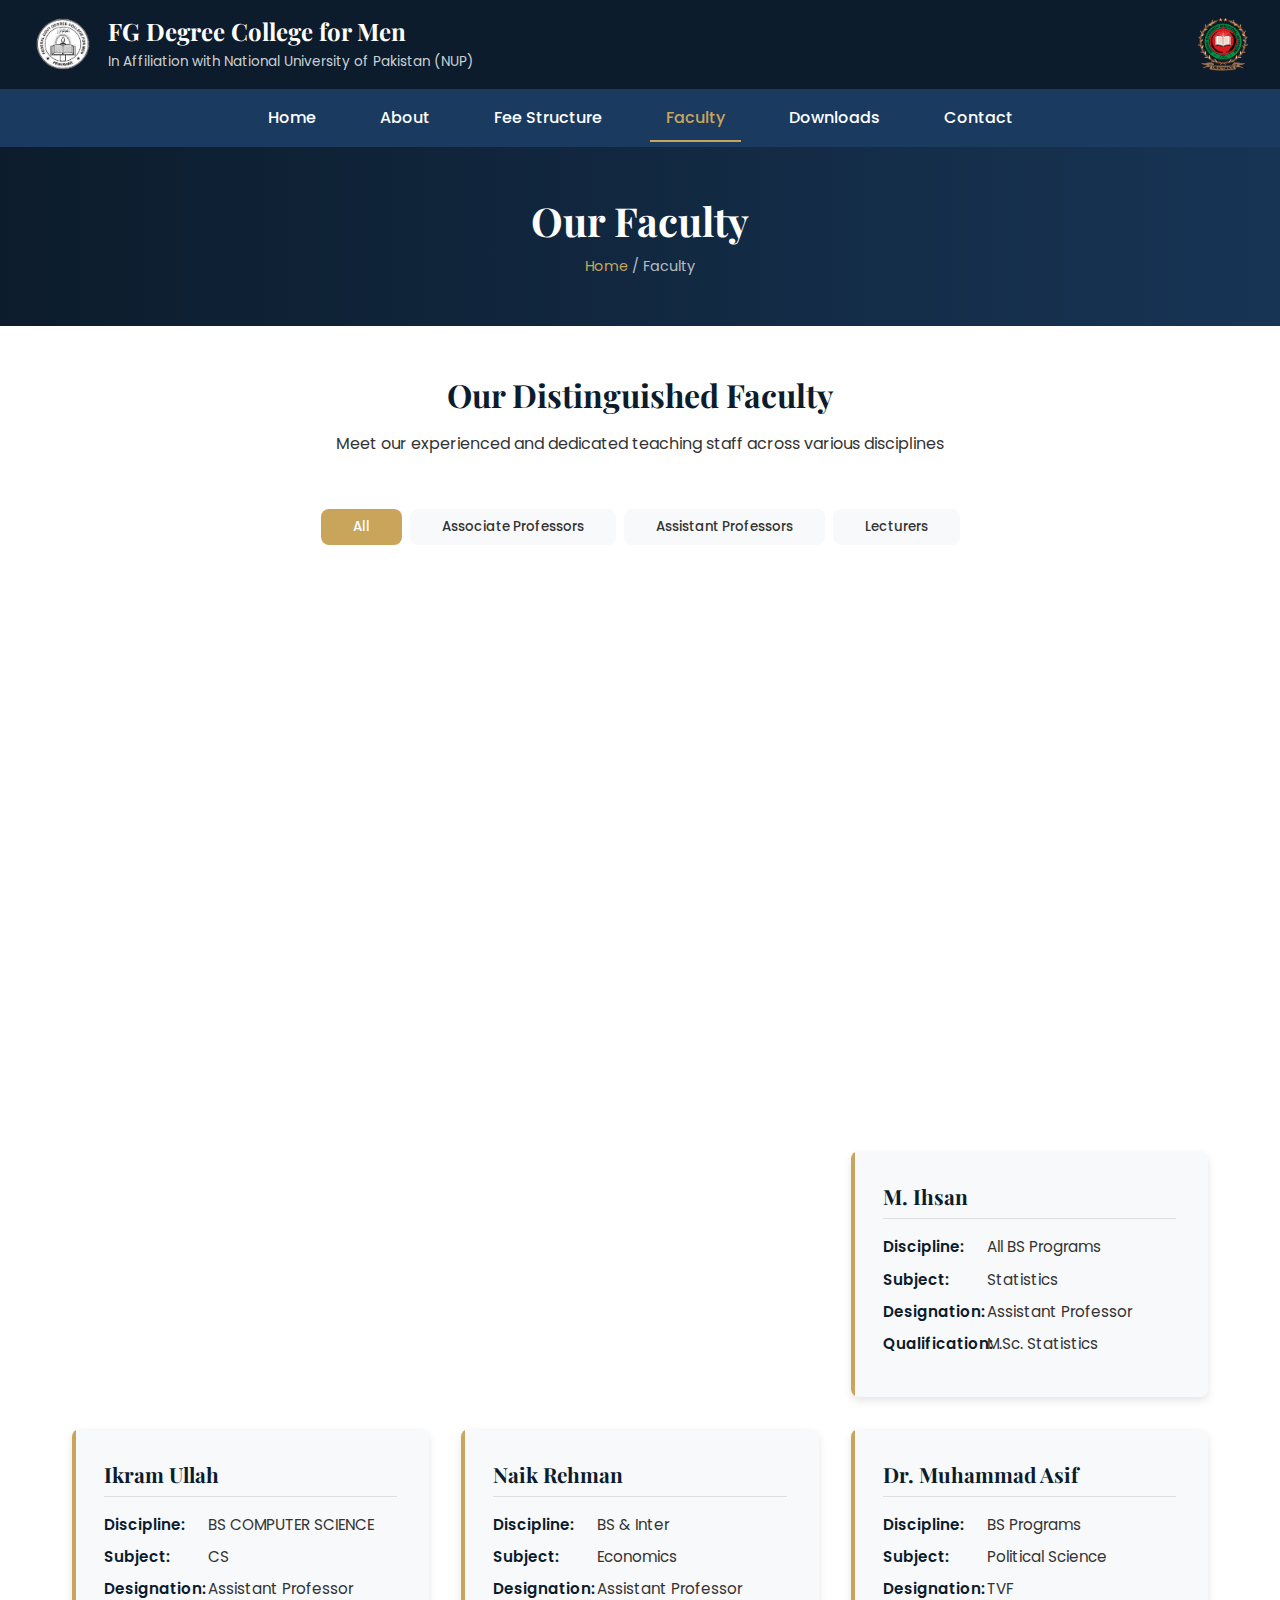
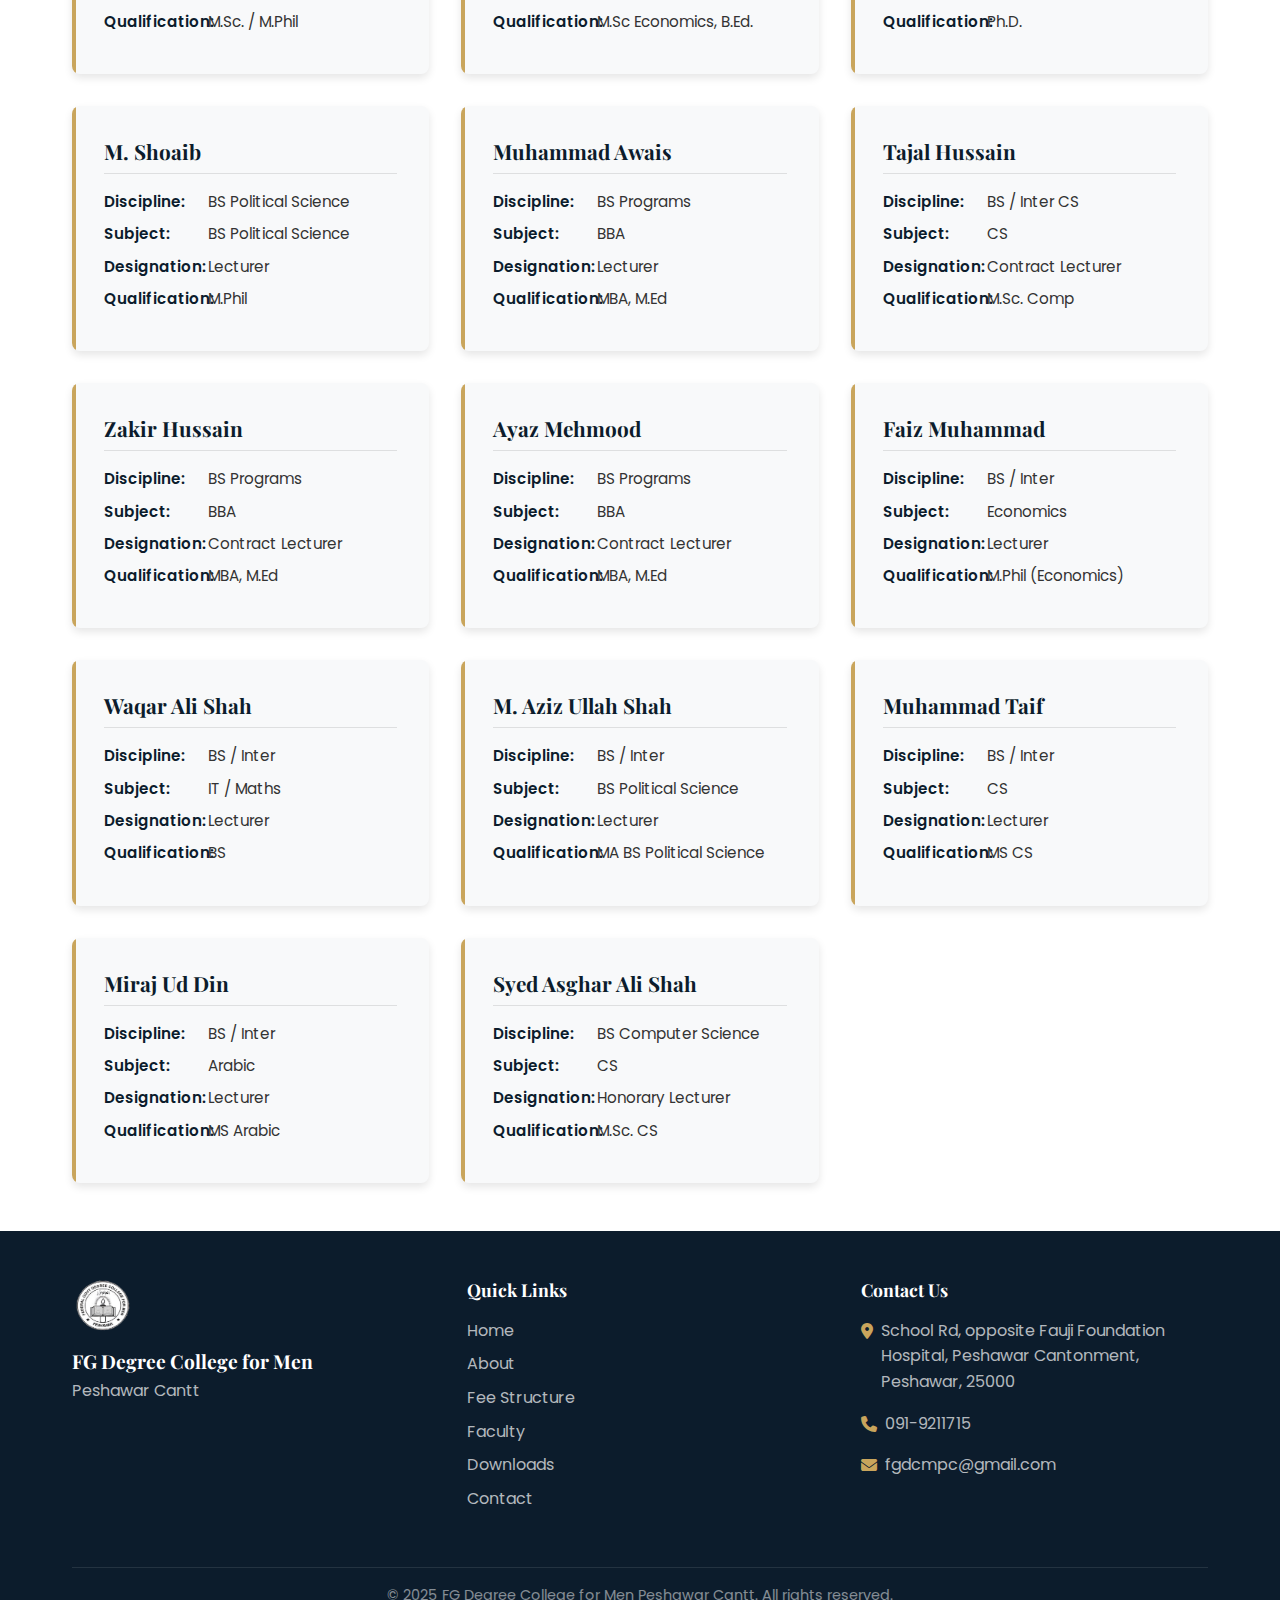
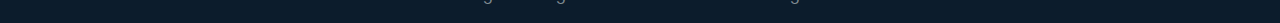
<file: faculty.html>
<!DOCTYPE html>
<html lang="en">
<head>
  <meta charset="UTF-8">
  <meta name="viewport" content="width=device-width, initial-scale=1.0">
  <title>Faculty - FG Degree College for Men Peshawar Cantt</title>
  <link rel="stylesheet" href="css/style.css">
  <link rel="stylesheet" href="css/animations.css">
  <link rel="icon" href="img/logo.png" type="image/png">
  <link rel="stylesheet" href="css/faculty.css">
  <link rel="stylesheet" href="https://cdnjs.cloudflare.com/ajax/libs/font-awesome/6.5.1/css/all.min.css">
  <link rel="preconnect" href="https://fonts.googleapis.com">
  <link rel="preconnect" href="https://fonts.gstatic.com" crossorigin>
  <link href="https://fonts.googleapis.com/css2?family=Playfair+Display:wght@400;500;600;700&family=Poppins:wght@300;400;500;600;700&display=swap" rel="stylesheet">
</head>
<body>
  <!-- Preloader -->
  <div class="preloader">
    <div class="loader"></div>
  </div>

  <!-- Header -->
  <header class="header">
    <div class="header-container">
      <div class="logo-container">
        <img src="img/logo.png" alt="College Logo" class="logo">
        <div class="college-info">
          <h1 class="college-name">FG Degree College for Men</h1>
          <p class="college-affiliation">In Affiliation with National University of Pakistan (NUP)</p>
        </div>
      </div>
      <div class="secondary-logo">
        <img src="img/FGEI logo.png" alt="FGEI Logo">
      </div>
    </div>
  </header>

  <!-- Navigation -->
  <nav class="main-nav">
    <div class="nav-container">
      <button class="menu-toggle" aria-label="Toggle menu">
        <span></span>
        <span></span>
        <span></span>
      </button>
      <ul class="nav-links">
        <li><a href="index.html">Home</a></li>
        <li><a href="about.html">About</a></li>
        <li><a href="fee-structure.html">Fee Structure</a></li>
        <li><a href="faculty.html" class="active">Faculty</a></li>
        <li><a href="downloads.html">Downloads</a></li>
        <li><a href="contact.html">Contact</a></li>
      </ul>
    </div>
  </nav>

  <!-- Page Header -->
  <section class="page-header">
    <div class="container">
      <h2>Our Faculty</h2>
      <div class="breadcrumb">
        <a href="index.html">Home</a> / <span>Faculty</span>
      </div>
    </div>
  </section>

  <!-- Faculty Section -->
  <section class="faculty-section">
    <div class="container">
      <div class="section-intro">
        <h3>Our Distinguished Faculty</h3>
        <p>Meet our experienced and dedicated teaching staff across various disciplines</p>
      </div>
      
      <div class="faculty-filters">
        <button class="filter-btn active" data-filter="all">All</button>
        <button class="filter-btn" data-filter="professor">Associate Professors</button>
        <button class="filter-btn" data-filter="assistant">Assistant Professors</button>
        <button class="filter-btn" data-filter="lecturer">Lecturers</button>
      </div>
      
      <div class="faculty-grid">
        <!-- Professors -->
        <div class="faculty-card" data-category="professor">
          <div class="faculty-info">
            <h3>Dr. Muhammad Shoaib</h3>
            <p class="faculty-discipline"><strong>Discipline:</strong> BS Programs</p>
            <p class="faculty-subject"><strong>Subject:</strong> Islamic Studies</p>
            <p class="faculty-designation"><strong>Designation:</strong> Associate Professor</p>
            <p class="faculty-qualification"><strong>Qualification:</strong> Ph.D.</p>
          </div>
        </div>
        
        <div class="faculty-card" data-category="professor">
          <div class="faculty-info">
            <h3>Aamir Ullah</h3>
            <p class="faculty-discipline"><strong>Discipline:</strong> Physics</p>
            <p class="faculty-subject"><strong>Subject:</strong> Physics</p>
            <p class="faculty-designation"><strong>Designation:</strong> Associate Professor</p>
            <p class="faculty-qualification"><strong>Qualification:</strong> MS / M.Phil</p>
          </div>
        </div>
        
        <div class="faculty-card" data-category="professor">
          <div class="faculty-info">
            <h3>Zafar Ali</h3>
            <p class="faculty-discipline"><strong>Discipline:</strong> BS & Inter</p>
            <p class="faculty-subject"><strong>Subject:</strong> Political Science</p>
            <p class="faculty-designation"><strong>Designation:</strong> Associate Professor</p>
            <p class="faculty-qualification"><strong>Qualification:</strong> M.Phil. PS/ Pol Sc</p>
          </div>
        </div>
        
        <div class="faculty-card" data-category="professor">
          <div class="faculty-info">
            <h3>Ijaz Ul Haq</h3>
            <p class="faculty-discipline"><strong>Discipline:</strong> Physics</p>
            <p class="faculty-subject"><strong>Subject:</strong> Physics</p>
            <p class="faculty-designation"><strong>Designation:</strong> Associate Professor</p>
            <p class="faculty-qualification"><strong>Qualification:</strong> M.Sc Physics, M.Ed</p>
          </div>
        </div>
        
        <div class="faculty-card" data-category="professor">
          <div class="faculty-info">
            <h3>Tariq Saeed</h3>
            <p class="faculty-discipline"><strong>Discipline:</strong> Chemistry</p>
            <p class="faculty-subject"><strong>Subject:</strong> Chemistry</p>
            <p class="faculty-designation"><strong>Designation:</strong> Associate Professor</p>
            <p class="faculty-qualification"><strong>Qualification:</strong> M.Sc Chemistry</p>
          </div>
        </div>
        
        <!-- Assistant Professors -->
        <div class="faculty-card" data-category="assistant">
          <div class="faculty-info">
            <h3>Aslam Khan</h3>
            <p class="faculty-discipline"><strong>Discipline:</strong> Urdu</p>
            <p class="faculty-subject"><strong>Subject:</strong> Urdu</p>
            <p class="faculty-designation"><strong>Designation:</strong> Assistant Professor</p>
            <p class="faculty-qualification"><strong>Qualification:</strong> MA Urdu, B.Ed.</p>
          </div>
        </div>
        
        <div class="faculty-card" data-category="assistant">
          <div class="faculty-info">
            <h3>Zahid Ullah</h3>
            <p class="faculty-discipline"><strong>Discipline:</strong> BS Programs</p>
            <p class="faculty-subject"><strong>Subject:</strong> English</p>
            <p class="faculty-designation"><strong>Designation:</strong> Assistant Professor</p>
            <p class="faculty-qualification"><strong>Qualification:</strong> MS English</p>
          </div>
        </div>
        
        <div class="faculty-card" data-category="assistant">
          <div class="faculty-info">
            <h3>Qazi Saheef Ur Rehman</h3>
            <p class="faculty-discipline"><strong>Discipline:</strong> BS Programs</p>
            <p class="faculty-subject"><strong>Subject:</strong> English</p>
            <p class="faculty-designation"><strong>Designation:</strong> Assistant Professor</p>
            <p class="faculty-qualification"><strong>Qualification:</strong> MA English</p>
          </div>
        </div>
        
        <div class="faculty-card" data-category="assistant">
          <div class="faculty-info">
            <h3>M. Ihsan</h3>
            <p class="faculty-discipline"><strong>Discipline:</strong> All BS Programs</p>
            <p class="faculty-subject"><strong>Subject:</strong> Statistics</p>
            <p class="faculty-designation"><strong>Designation:</strong> Assistant Professor</p>
            <p class="faculty-qualification"><strong>Qualification:</strong> M.Sc. Statistics</p>
          </div>
        </div>
        
        <div class="faculty-card" data-category="assistant">
          <div class="faculty-info">
            <h3>Ikram Ullah</h3>
            <p class="faculty-discipline"><strong>Discipline:</strong> BS COMPUTER SCIENCE</p>
            <p class="faculty-subject"><strong>Subject:</strong> CS</p>
            <p class="faculty-designation"><strong>Designation:</strong> Assistant Professor</p>
            <p class="faculty-qualification"><strong>Qualification:</strong> M.Sc. / M.Phil</p>
          </div>
        </div>
        
        <div class="faculty-card" data-category="assistant">
          <div class="faculty-info">
            <h3>Naik Rehman</h3>
            <p class="faculty-discipline"><strong>Discipline:</strong> BS & Inter</p>
            <p class="faculty-subject"><strong>Subject:</strong> Economics</p>
            <p class="faculty-designation"><strong>Designation:</strong> Assistant Professor</p>
            <p class="faculty-qualification"><strong>Qualification:</strong> M.Sc Economics, B.Ed.</p>
          </div>
        </div>
        
        <div class="faculty-card" data-category="assistant">
          <div class="faculty-info">
            <h3>Dr. Muhammad Asif</h3>
            <p class="faculty-discipline"><strong>Discipline:</strong> BS Programs</p>
            <p class="faculty-subject"><strong>Subject:</strong> Political Science</p>
            <p class="faculty-designation"><strong>Designation:</strong> TVF</p>
            <p class="faculty-qualification"><strong>Qualification:</strong> Ph.D.</p>
          </div>
        </div>
        
        <!-- Lecturers -->
        <div class="faculty-card" data-category="lecturer">
          <div class="faculty-info">
            <h3>M. Shoaib</h3>
            <p class="faculty-discipline"><strong>Discipline:</strong> BS Political Science</p>
            <p class="faculty-subject"><strong>Subject:</strong> BS Political Science</p>
            <p class="faculty-designation"><strong>Designation:</strong> Lecturer</p>
            <p class="faculty-qualification"><strong>Qualification:</strong> M.Phil</p>
          </div>
        </div>
        
        <div class="faculty-card" data-category="lecturer">
          <div class="faculty-info">
            <h3>Muhammad Awais</h3>
            <p class="faculty-discipline"><strong>Discipline:</strong> BS Programs</p>
            <p class="faculty-subject"><strong>Subject:</strong> BBA</p>
            <p class="faculty-designation"><strong>Designation:</strong> Lecturer</p>
            <p class="faculty-qualification"><strong>Qualification:</strong> MBA, M.Ed</p>
          </div>
        </div>
        
        <div class="faculty-card" data-category="lecturer">
          <div class="faculty-info">
            <h3>Tajal Hussain</h3>
            <p class="faculty-discipline"><strong>Discipline:</strong> BS / Inter CS</p>
            <p class="faculty-subject"><strong>Subject:</strong> CS</p>
            <p class="faculty-designation"><strong>Designation:</strong> Contract Lecturer</p>
            <p class="faculty-qualification"><strong>Qualification:</strong> M.Sc. Comp</p>
          </div>
        </div>
        
        <div class="faculty-card" data-category="lecturer">
          <div class="faculty-info">
            <h3>Zakir Hussain</h3>
            <p class="faculty-discipline"><strong>Discipline:</strong> BS Programs</p>
            <p class="faculty-subject"><strong>Subject:</strong> BBA</p>
            <p class="faculty-designation"><strong>Designation:</strong> Contract Lecturer</p>
            <p class="faculty-qualification"><strong>Qualification:</strong> MBA, M.Ed</p>
          </div>
        </div>
        
        <div class="faculty-card" data-category="lecturer">
          <div class="faculty-info">
            <h3>Ayaz Mehmood</h3>
            <p class="faculty-discipline"><strong>Discipline:</strong> BS Programs</p>
            <p class="faculty-subject"><strong>Subject:</strong> BBA</p>
            <p class="faculty-designation"><strong>Designation:</strong> Contract Lecturer</p>
            <p class="faculty-qualification"><strong>Qualification:</strong> MBA, M.Ed</p>
          </div>
        </div>
        
        <div class="faculty-card" data-category="lecturer">
          <div class="faculty-info">
            <h3>Faiz Muhammad</h3>
            <p class="faculty-discipline"><strong>Discipline:</strong> BS / Inter</p>
            <p class="faculty-subject"><strong>Subject:</strong> Economics</p>
            <p class="faculty-designation"><strong>Designation:</strong> Lecturer</p>
            <p class="faculty-qualification"><strong>Qualification:</strong> M.Phil (Economics)</p>
          </div>
        </div>
        
        <div class="faculty-card" data-category="lecturer">
          <div class="faculty-info">
            <h3>Waqar Ali Shah</h3>
            <p class="faculty-discipline"><strong>Discipline:</strong> BS / Inter</p>
            <p class="faculty-subject"><strong>Subject:</strong> IT / Maths</p>
            <p class="faculty-designation"><strong>Designation:</strong> Lecturer</p>
            <p class="faculty-qualification"><strong>Qualification:</strong> BS</p>
          </div>
        </div>
        
        <div class="faculty-card" data-category="lecturer">
          <div class="faculty-info">
            <h3>M. Aziz Ullah Shah</h3>
            <p class="faculty-discipline"><strong>Discipline:</strong> BS / Inter</p>
            <p class="faculty-subject"><strong>Subject:</strong> BS Political Science</p>
            <p class="faculty-designation"><strong>Designation:</strong> Lecturer</p>
            <p class="faculty-qualification"><strong>Qualification:</strong> MA BS Political Science</p>
          </div>
        </div>
        
        <div class="faculty-card" data-category="lecturer">
          <div class="faculty-info">
            <h3>Muhammad Taif</h3>
            <p class="faculty-discipline"><strong>Discipline:</strong> BS / Inter</p>
            <p class="faculty-subject"><strong>Subject:</strong> CS</p>
            <p class="faculty-designation"><strong>Designation:</strong> Lecturer</p>
            <p class="faculty-qualification"><strong>Qualification:</strong> MS CS</p>
          </div>
        </div>
        
        <div class="faculty-card" data-category="lecturer">
          <div class="faculty-info">
            <h3>Miraj Ud Din</h3>
            <p class="faculty-discipline"><strong>Discipline:</strong> BS / Inter</p>
            <p class="faculty-subject"><strong>Subject:</strong> Arabic</p>
            <p class="faculty-designation"><strong>Designation:</strong> Lecturer</p>
            <p class="faculty-qualification"><strong>Qualification:</strong> MS Arabic</p>
          </div>
        </div>
        
        <div class="faculty-card" data-category="lecturer">
          <div class="faculty-info">
            <h3>Syed Asghar Ali Shah</h3>
            <p class="faculty-discipline"><strong>Discipline:</strong> BS Computer Science</p>
            <p class="faculty-subject"><strong>Subject:</strong> CS</p>
            <p class="faculty-designation"><strong>Designation:</strong> Honorary Lecturer</p>
            <p class="faculty-qualification"><strong>Qualification:</strong> M.Sc. CS</p>
          </div>
        </div>
      </div>
    </div>
  </section>

  <!-- Footer -->
  <footer class="footer">
    <div class="container">
      <div class="footer-content">
        <div class="footer-logo">
          <img src="img/logo.png" alt="College Logo">
          <h3>FG Degree College for Men</h3>
          <p>Peshawar Cantt</p>
        </div>
        
        <div class="footer-links">
          <h4>Quick Links</h4>
          <ul>
            <li><a href="index.html">Home</a></li>
            <li><a href="about.html">About</a></li>
            <li><a href="fee-structure.html">Fee Structure</a></li>
            <li><a href="faculty.html">Faculty</a></li>
            <li><a href="downloads.html">Downloads</a></li>
            <li><a href="contact.html">Contact</a></li>
          </ul>
        </div>
        
        <div class="footer-contact">
          <h4>Contact Us</h4>
          <ul>
            <li><i class="fas fa-map-marker-alt"></i> School Rd, opposite Fauji Foundation Hospital, Peshawar Cantonment, Peshawar, 25000</li>
            <li><i class="fas fa-phone"></i> 091-9211715</li>
            <li><i class="fas fa-envelope"></i> fgdcmpc@gmail.com</li>
          </ul>
        </div>
      </div>
      
      <div class="footer-bottom">
        <p>&copy; 2025 FG Degree College for Men Peshawar Cantt. All rights reserved.</p>
      </div>
    </div>
  </footer>

  <!-- Back to Top Button -->
  <button id="back-to-top" aria-label="Back to top">
    <i class="fas fa-arrow-up"></i>
  </button>

  <!-- Scripts -->
  <script src="js/main.js"></script>
  <script src="js/animations.js"></script>
  <script src="js/faculty.js"></script>
</body>
</html>
</file>
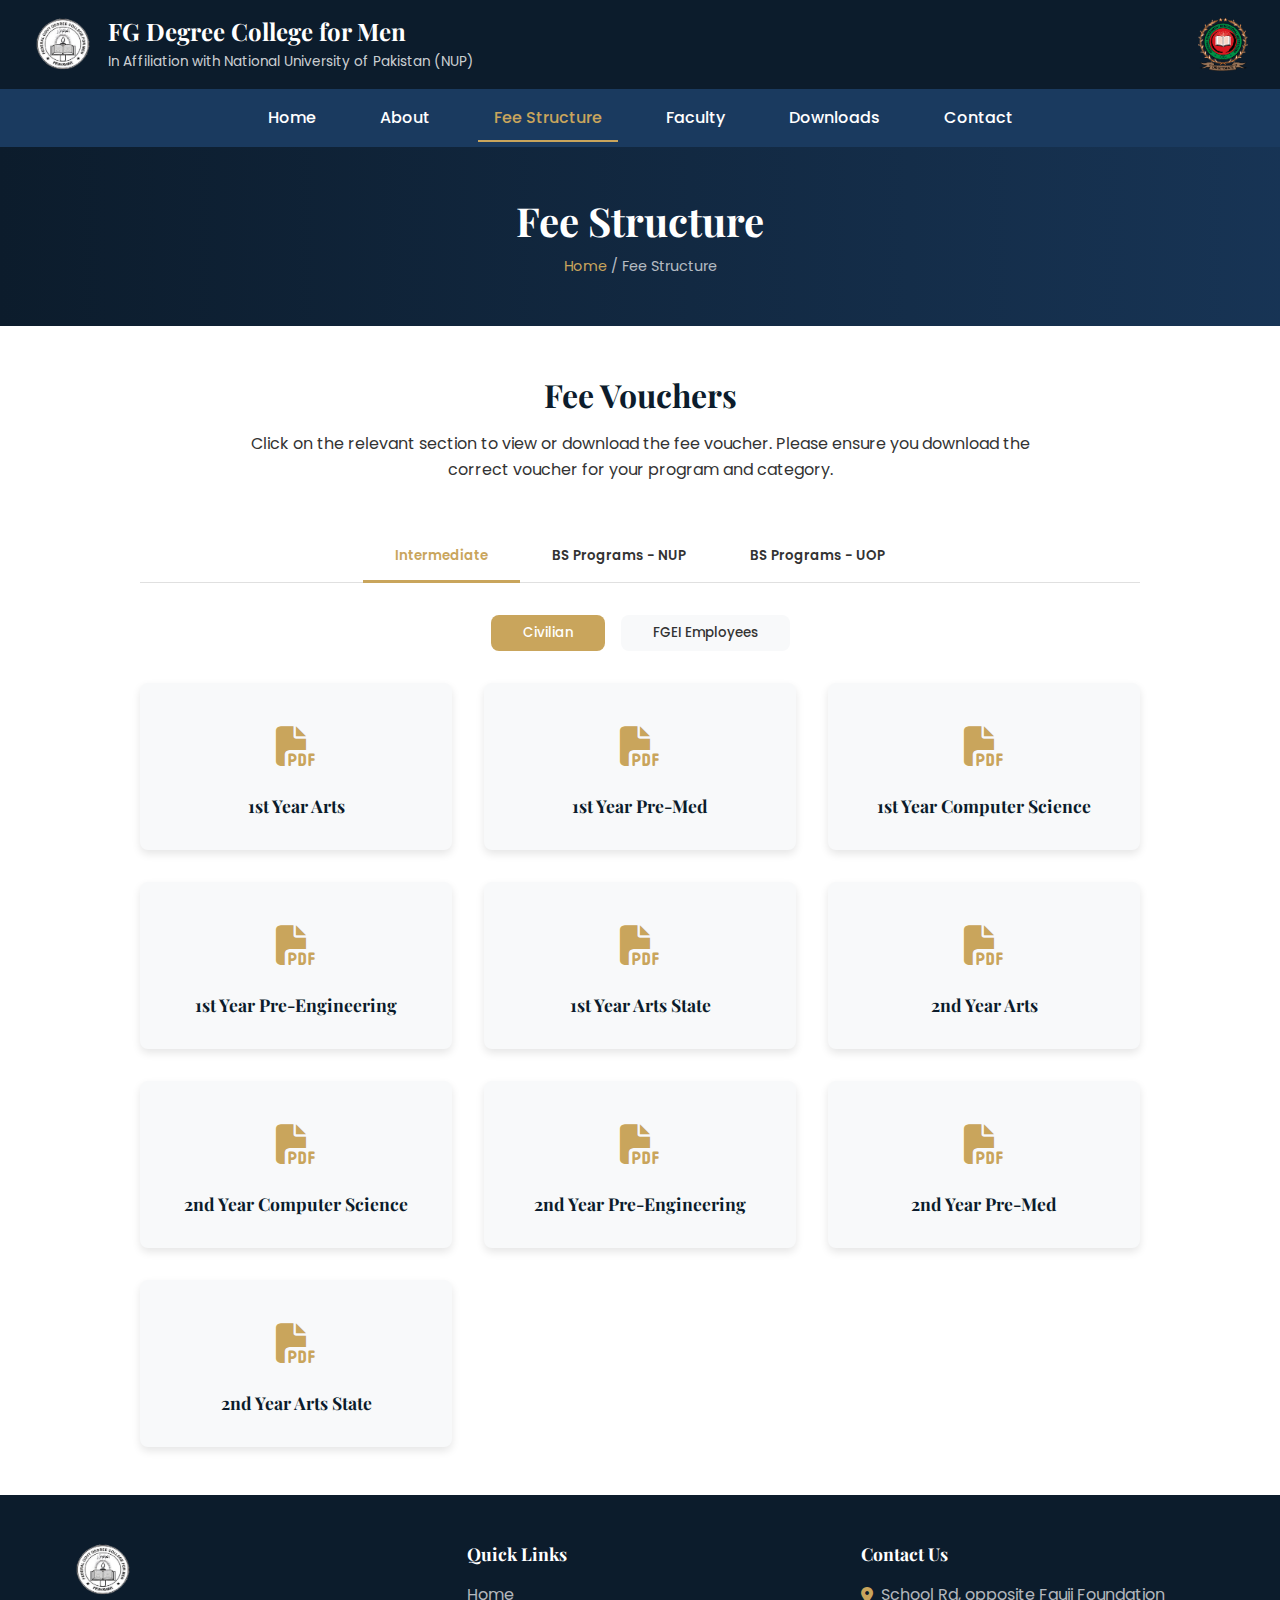
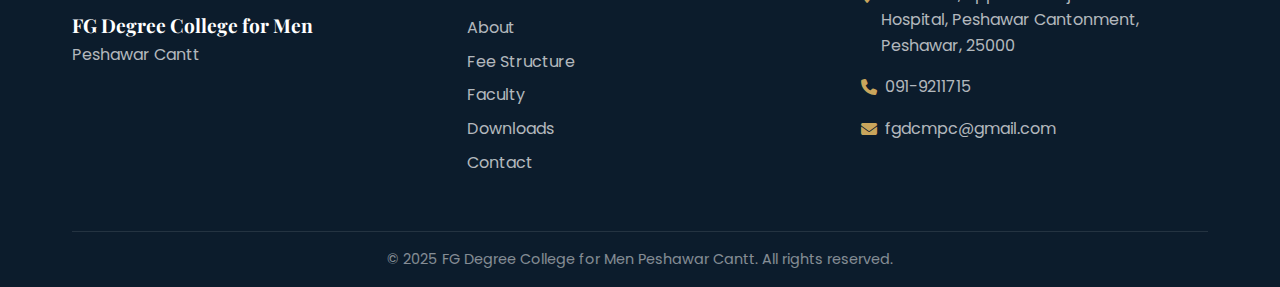
<file: fee-structure.html>
<!DOCTYPE html>
<html lang="en">
<head>
  <meta charset="UTF-8">
  <meta name="viewport" content="width=device-width, initial-scale=1.0">
  <title>Fee Structure - FG Degree College for Men Peshawar Cantt</title>
  <link rel="stylesheet" href="css/style.css">
  <link rel="icon" href="img/logo.png" type="image/png">
  <link rel="stylesheet" href="css/animations.css">
  <link rel="stylesheet" href="css/fee-structure.css">
  <link rel="stylesheet" href="https://cdnjs.cloudflare.com/ajax/libs/font-awesome/6.5.1/css/all.min.css">
  <link rel="preconnect" href="https://fonts.googleapis.com">
  <link rel="preconnect" href="https://fonts.gstatic.com" crossorigin>
  <link href="https://fonts.googleapis.com/css2?family=Playfair+Display:wght@400;500;600;700&family=Poppins:wght@300;400;500;600;700&display=swap" rel="stylesheet">
</head>
<body>
  <!-- Preloader -->
  <div class="preloader">
    <div class="loader"></div>
  </div>

  <!-- Header -->
  <header class="header">
    <div class="header-container">
      <div class="logo-container">
        <img src="img/logo.png" alt="College Logo" class="logo">
        <div class="college-info">
          <h1 class="college-name">FG Degree College for Men</h1>
          <p class="college-affiliation">In Affiliation with National University of Pakistan (NUP)</p>
        </div>
      </div>
      <div class="secondary-logo">
        <img src="img/FGEI logo.png" alt="FGEI Logo">
      </div>
    </div>
  </header>

  <!-- Navigation -->
  <nav class="main-nav">
    <div class="nav-container">
      <button class="menu-toggle" aria-label="Toggle menu">
        <span></span>
        <span></span>
        <span></span>
      </button>
      <ul class="nav-links">
        <li><a href="index.html">Home</a></li>
        <li><a href="about.html">About</a></li>
        <li><a href="fee-structure.html" class="active">Fee Structure</a></li>
        <li><a href="faculty.html">Faculty</a></li>
        <li><a href="downloads.html">Downloads</a></li>
        <li><a href="contact.html">Contact</a></li>
      </ul>
    </div>
  </nav>

  <!-- Page Header -->
  <section class="page-header">
    <div class="container">
      <h2>Fee Structure</h2>
      <div class="breadcrumb">
        <a href="index.html">Home</a> / <span>Fee Structure</span>
      </div>
    </div>
  </section>

  <!-- Fee Structure Section -->
  <section class="fee-structure">
    <div class="container">
      <div class="section-intro">
        <h3>Fee Vouchers</h3>
        <p>Click on the relevant section to view or download the fee voucher. Please ensure you download the correct voucher for your program and category.</p>
      </div>
      
      <div class="fee-tabs">
        <div class="tab-buttons">
          <button class="tab-btn active" data-tab="intermediate">Intermediate</button>
          <button class="tab-btn" data-tab="bs-nup">BS Programs - NUP</button>
          <button class="tab-btn" data-tab="bs-uop">BS Programs - UOP</button>
        </div>
        
        <!-- Intermediate Tab Content -->
        <div class="tab-content active" id="intermediate">
          <div class="category-tabs">
            <button class="category-btn active" data-category="civilian">Civilian</button>
            <button class="category-btn" data-category="fgei">FGEI Employees</button>
          </div>
          
          <!-- Civilian Vouchers -->
          <div class="category-content active" id="civilian">
            <div class="voucher-grid">
              <a href="files/1st Year Arts.pdf" class="voucher-card" target="_blank">
                <div class="voucher-icon">
                  <i class="fas fa-file-pdf"></i>
                </div>
                <h4>1st Year Arts</h4>
              </a>
              
              <a href="files/1st Year Pre-Med.pdf" class="voucher-card" target="_blank">
                <div class="voucher-icon">
                  <i class="fas fa-file-pdf"></i>
                </div>
                <h4>1st Year Pre-Med</h4>
              </a>
              
              <a href="files/1st Year CS.pdf" class="voucher-card" target="_blank">
                <div class="voucher-icon">
                  <i class="fas fa-file-pdf"></i>
                </div>
                <h4>1st Year Computer Science</h4>
              </a>
              
              <a href="files/1st Year Engineering.pdf" class="voucher-card" target="_blank">
                <div class="voucher-icon">
                  <i class="fas fa-file-pdf"></i>
                </div>
                <h4>1st Year Pre-Engineering</h4>
              </a>
              
              <a href="files/1st year Arts State.pdf" class="voucher-card" target="_blank">
                <div class="voucher-icon">
                  <i class="fas fa-file-pdf"></i>
                </div>
                <h4>1st Year Arts State</h4>
              </a>
              
              <a href="files/2nd year Arts.pdf" class="voucher-card" target="_blank">
                <div class="voucher-icon">
                  <i class="fas fa-file-pdf"></i>
                </div>
                <h4>2nd Year Arts</h4>
              </a>
              
              <a href="files/2nd year CS.pdf" class="voucher-card" target="_blank">
                <div class="voucher-icon">
                  <i class="fas fa-file-pdf"></i>
                </div>
                <h4>2nd Year Computer Science</h4>
              </a>
              
              <a href="files/2nd year Pre-Eng.pdf" class="voucher-card" target="_blank">
                <div class="voucher-icon">
                  <i class="fas fa-file-pdf"></i>
                </div>
                <h4>2nd Year Pre-Engineering</h4>
              </a>
              
              <a href="files/2nd year Pre-Med.pdf" class="voucher-card" target="_blank">
                <div class="voucher-icon">
                  <i class="fas fa-file-pdf"></i>
                </div>
                <h4>2nd Year Pre-Med</h4>
              </a>
              
              <a href="files/2nd year Arts State.pdf" class="voucher-card" target="_blank">
                <div class="voucher-icon">
                  <i class="fas fa-file-pdf"></i>
                </div>
                <h4>2nd Year Arts State</h4>
              </a>
            </div>
          </div>
          
          <!-- FGEI Employee Vouchers -->
          <div class="category-content" id="fgei">
            <div class="voucher-grid">
              <a href="files/FFGEIs  Employee 1st Year Arts.pdf" class="voucher-card" target="_blank">
                <div class="voucher-icon">
                  <i class="fas fa-file-pdf"></i>
                </div>
                <h4>FGEIs 1st Year Arts</h4>
              </a>
              
              <a href="files/FGEIs  Employee 1st Year CS.pdf" class="voucher-card" target="_blank">
                <div class="voucher-icon">
                  <i class="fas fa-file-pdf"></i>
                </div>
                <h4>FGEIs 1st Year Computer Science</h4>
              </a>
              
              <a href="files/FGEIs  Employee 1st Year Pre-Eng.pdf" class="voucher-card" target="_blank">
                <div class="voucher-icon">
                  <i class="fas fa-file-pdf"></i>
                </div>
                <h4>FGEIs 1st Year Pre-Engineering</h4>
              </a>
              
              <a href="files/FGEIs  Employee 1st Year Pre-Med.pdf" class="voucher-card" target="_blank">
                <div class="voucher-icon">
                  <i class="fas fa-file-pdf"></i>
                </div>
                <h4>FGEIs 1st Year Pre-Medical</h4>
              </a>
              
              <a href="files/FGEIs  Employee 1st Year Arts State.pdf" class="voucher-card" target="_blank">
                <div class="voucher-icon">
                  <i class="fas fa-file-pdf"></i>
                </div>
                <h4>FGEIs 1st Year Arts State</h4>
              </a>
              
              <a href="files/FGEIs  Employee 2nd Year Arts.pdf" class="voucher-card" target="_blank">
                <div class="voucher-icon">
                  <i class="fas fa-file-pdf"></i>
                </div>
                <h4>FGEIs 2nd Year Arts</h4>
              </a>
              
              <a href="files/FGEIs  Employee 2nd Year CS.pdf" class="voucher-card" target="_blank">
                <div class="voucher-icon">
                  <i class="fas fa-file-pdf"></i>
                </div>
                <h4>FGEIs 2nd Year CS</h4>
              </a>
              
              <a href="files/FGEIs  Employee 2nd Year Pre-Med.pdf" class="voucher-card" target="_blank">
                <div class="voucher-icon">
                  <i class="fas fa-file-pdf"></i>
                </div>
                <h4>FGEIs 2nd Year Pre-Medical</h4>
              </a>
              
              <a href="files/FGEIs  Employee 2nd Year Pre-Eng.pdf" class="voucher-card" target="_blank">
                <div class="voucher-icon">
                  <i class="fas fa-file-pdf"></i>
                </div>
                <h4>FGEIs 2nd Year Pre-Eng</h4>
              </a>
              
              <a href="files/FGEIs  Employee 2nd Year Arts State.pdf" class="voucher-card" target="_blank">
                <div class="voucher-icon">
                  <i class="fas fa-file-pdf"></i>
                </div>
                <h4>FGEIs 2nd Year Arts State</h4>
              </a>
            </div>
          </div>
        </div>
        
        <!-- BS NUP Tab Content -->
        <div class="tab-content" id="bs-nup">
          <div class="voucher-grid">
            <a href="files/BBA (Hons) 1st.pdf" class="voucher-card" target="_blank">
              <div class="voucher-icon">
                <i class="fas fa-file-pdf"></i>
              </div>
              <h4>BBA (Hons) 1st Semester</h4>
            </a>
            
            <a href="files/BBA (Hons) 2nd.pdf" class="voucher-card" target="_blank">
              <div class="voucher-icon">
                <i class="fas fa-file-pdf"></i>
              </div>
              <h4>BBA (Hons) 2nd Semester</h4>
            </a>
            
            <a href="files/BS CS 1st.pdf" class="voucher-card" target="_blank">
              <div class="voucher-icon">
                <i class="fas fa-file-pdf"></i>
              </div>
              <h4>BS CS 1st Semester</h4>
            </a>
            
            <a href="files/BS CS 2nd.pdf" class="voucher-card" target="_blank">
              <div class="voucher-icon">
                <i class="fas fa-file-pdf"></i>
              </div>
              <h4>BS CS 2nd Semester</h4>
            </a>
            
            <a href="files/BS Eng 1st.pdf" class="voucher-card" target="_blank">
              <div class="voucher-icon">
                <i class="fas fa-file-pdf"></i>
              </div>
              <h4>BS English 1st Semester</h4>
            </a>
            
            <a href="files/BS Eng 2nd.pdf" class="voucher-card" target="_blank">
              <div class="voucher-icon">
                <i class="fas fa-file-pdf"></i>
              </div>
              <h4>BS English 2nd Semester</h4>
            </a>
            
            <a href="files/BS Pol Sci 1st.pdf" class="voucher-card" target="_blank">
              <div class="voucher-icon">
                <i class="fas fa-file-pdf"></i>
              </div>
              <h4>BS Political Science 1st Semester</h4>
            </a>
            
            <a href="files/BS Political Sci 2nd.pdf" class="voucher-card" target="_blank">
              <div class="voucher-icon">
                <i class="fas fa-file-pdf"></i>
              </div>
              <h4>BS Political Science 2nd Semester</h4>
            </a>
          </div>
        </div>
        
        <!-- BS UOP Tab Content -->
        <div class="tab-content" id="bs-uop">
          <div class="voucher-grid">
            <a href="files/BS CS 1st..pdf" class="voucher-card" target="_blank">
              <div class="voucher-icon">
                <i class="fas fa-file-pdf"></i>
              </div>
              <h4>BS CS 1st Semester</h4>
            </a>
            
            <a href="files/BS CS 2nd & 6th.pdf" class="voucher-card" target="_blank">
              <div class="voucher-icon">
                <i class="fas fa-file-pdf"></i>
              </div>
              <h4>BS CS 2nd & 6th Semester</h4>
            </a>
            
            <a href="files/BS CS 3rd & 5th.pdf" class="voucher-card" target="_blank">
              <div class="voucher-icon">
                <i class="fas fa-file-pdf"></i>
              </div>
              <h4>BS CS 3rd & 5th Semester</h4>
            </a>
            
            <a href="files/BS CS 4th.pdf" class="voucher-card" target="_blank">
              <div class="voucher-icon">
                <i class="fas fa-file-pdf"></i>
              </div>
              <h4>BS CS 4th Semester</h4>
            </a>
            
            <a href="files/BS CS 7th & 8th.pdf" class="voucher-card" target="_blank">
              <div class="voucher-icon">
                <i class="fas fa-file-pdf"></i>
              </div>
              <h4>BS CS 7th & 8th Semester</h4>
            </a>
            
            <a href="files/BS Eng 1st..pdf" class="voucher-card" target="_blank">
              <div class="voucher-icon">
                <i class="fas fa-file-pdf"></i>
              </div>
              <h4>BS Eng 1st Semester</h4>
            </a>
            
            <a href="files/BS Eng 3,5,7.pdf" class="voucher-card" target="_blank">
              <div class="voucher-icon">
                <i class="fas fa-file-pdf"></i>
              </div>
              <h4>BS Eng 3rd, 5th, 7th Semester</h4>
            </a>
            
            <a href="files/BBA (Hons) 1st.pdf" class="voucher-card" target="_blank">
              <div class="voucher-icon">
                <i class="fas fa-file-pdf"></i>
              </div>
              <h4>BBA (Hons) 1st Semester</h4>
            </a>
            
            <a href="files/BBA Hons 3,5,7.pdf" class="voucher-card" target="_blank">
              <div class="voucher-icon">
                <i class="fas fa-file-pdf"></i>
              </div>
              <h4>BBA Hons 3rd, 5th, 7th Semester</h4>
            </a>
            
            <a href="files/BS Pol Sci 1st..pdf" class="voucher-card" target="_blank">
              <div class="voucher-icon">
                <i class="fas fa-file-pdf"></i>
              </div>
              <h4>BS Pol Sci 1st Semester</h4>
            </a>
            
            <a href="files/BS Pol Sci 3,5,7.pdf" class="voucher-card" target="_blank">
              <div class="voucher-icon">
                <i class="fas fa-file-pdf"></i>
              </div>
              <h4>BS Pol Sci 3rd, 5th, 7th Semester</h4>
            </a>
          </div>
        </div>
      </div>
    </div>
  </section>

  <!-- Footer -->
  <footer class="footer">
    <div class="container">
      <div class="footer-content">
        <div class="footer-logo">
          <img src="img/logo.png" alt="College Logo">
          <h3>FG Degree College for Men</h3>
          <p>Peshawar Cantt</p>
        </div>
        
        <div class="footer-links">
          <h4>Quick Links</h4>
          <ul>
            <li><a href="index.html">Home</a></li>
            <li><a href="about.html">About</a></li>
            <li><a href="fee-structure.html">Fee Structure</a></li>
            <li><a href="faculty.html">Faculty</a></li>
            <li><a href="downloads.html">Downloads</a></li>
            <li><a href="contact.html">Contact</a></li>
          </ul>
        </div>
        
        <div class="footer-contact">
          <h4>Contact Us</h4>
          <ul>
            <li><i class="fas fa-map-marker-alt"></i> School Rd, opposite Fauji Foundation Hospital, Peshawar Cantonment, Peshawar, 25000</li>
            <li><i class="fas fa-phone"></i> 091-9211715</li>
            <li><i class="fas fa-envelope"></i> fgdcmpc@gmail.com</li>
          </ul>
        </div>
      </div>
      
      <div class="footer-bottom">
        <p>&copy; 2025 FG Degree College for Men Peshawar Cantt. All rights reserved.</p>
      </div>
    </div>
  </footer>

  <!-- Back to Top Button -->
  <button id="back-to-top" aria-label="Back to top">
    <i class="fas fa-arrow-up"></i>
  </button>

  <!-- Scripts -->
  <script src="js/main.js"></script>
  <script src="js/animations.js"></script>
  <script src="js/fee-structure.js"></script>
</body>
</html>
</file>
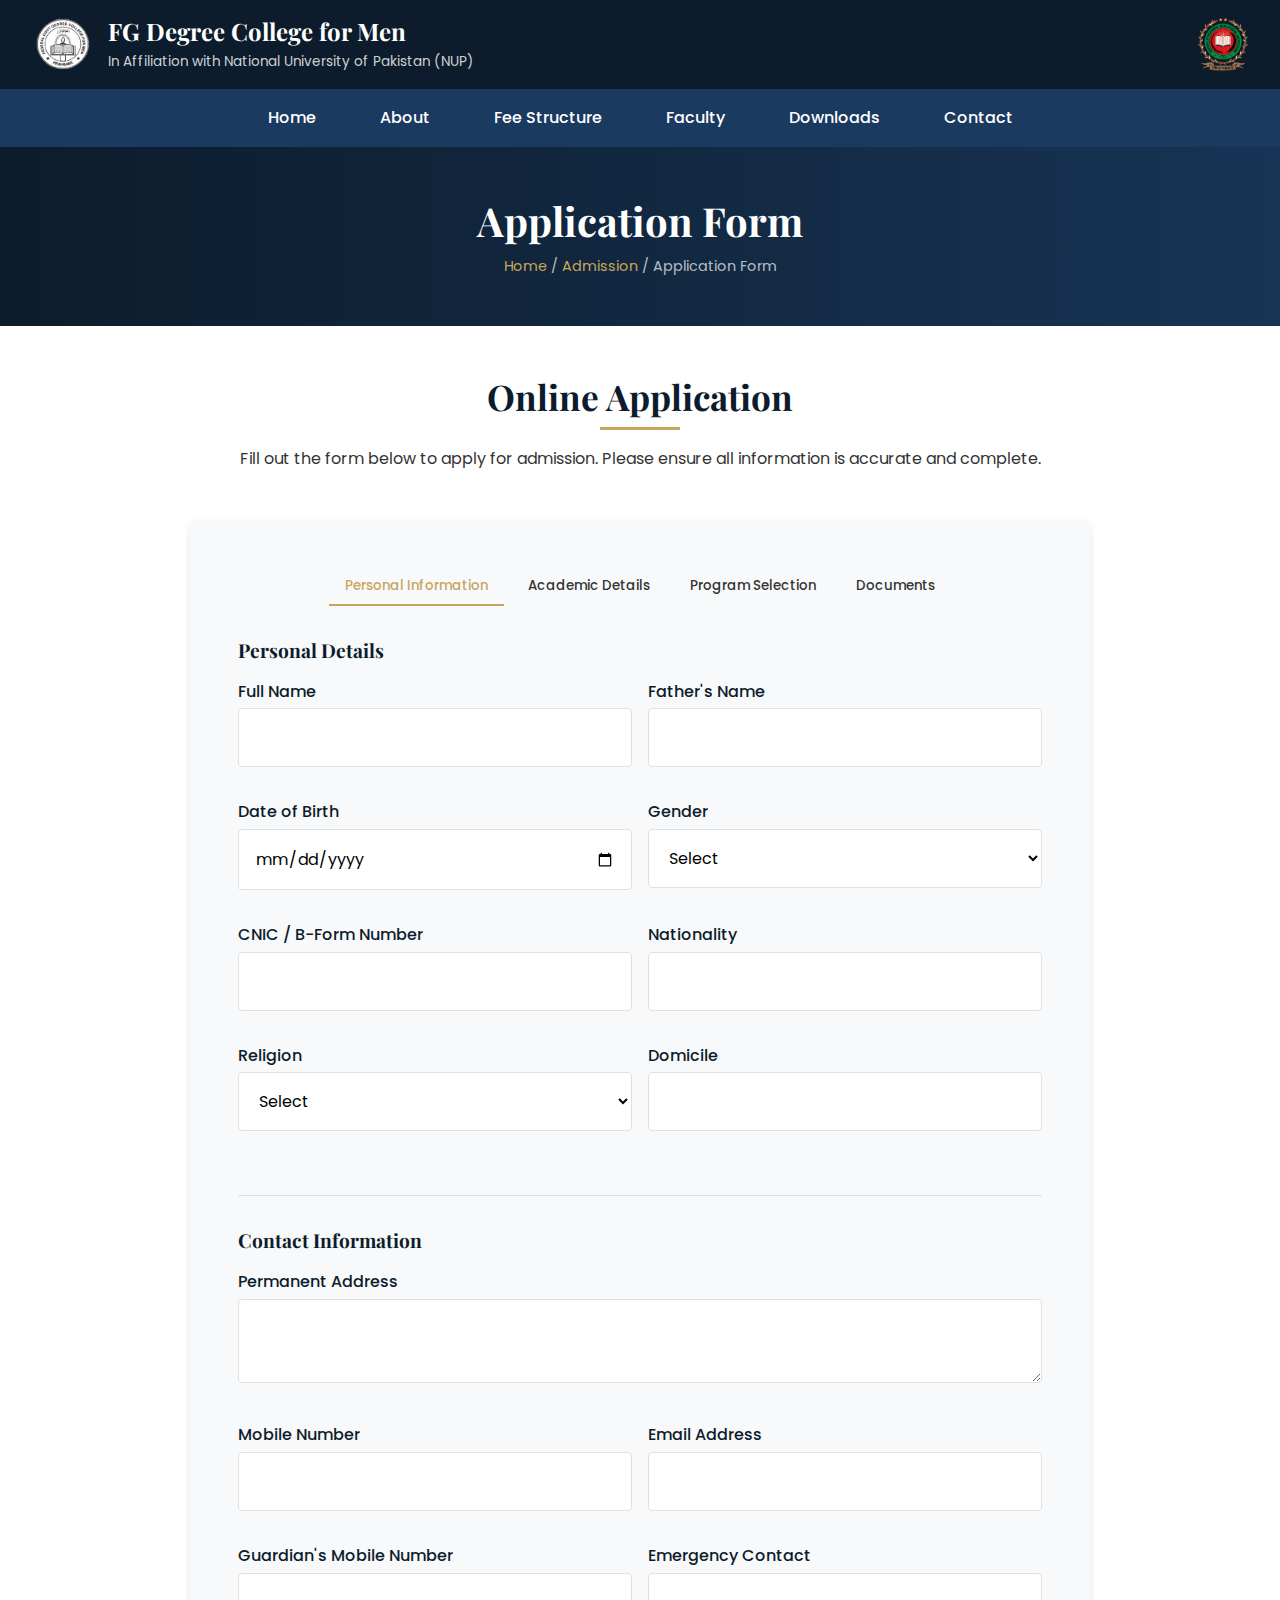
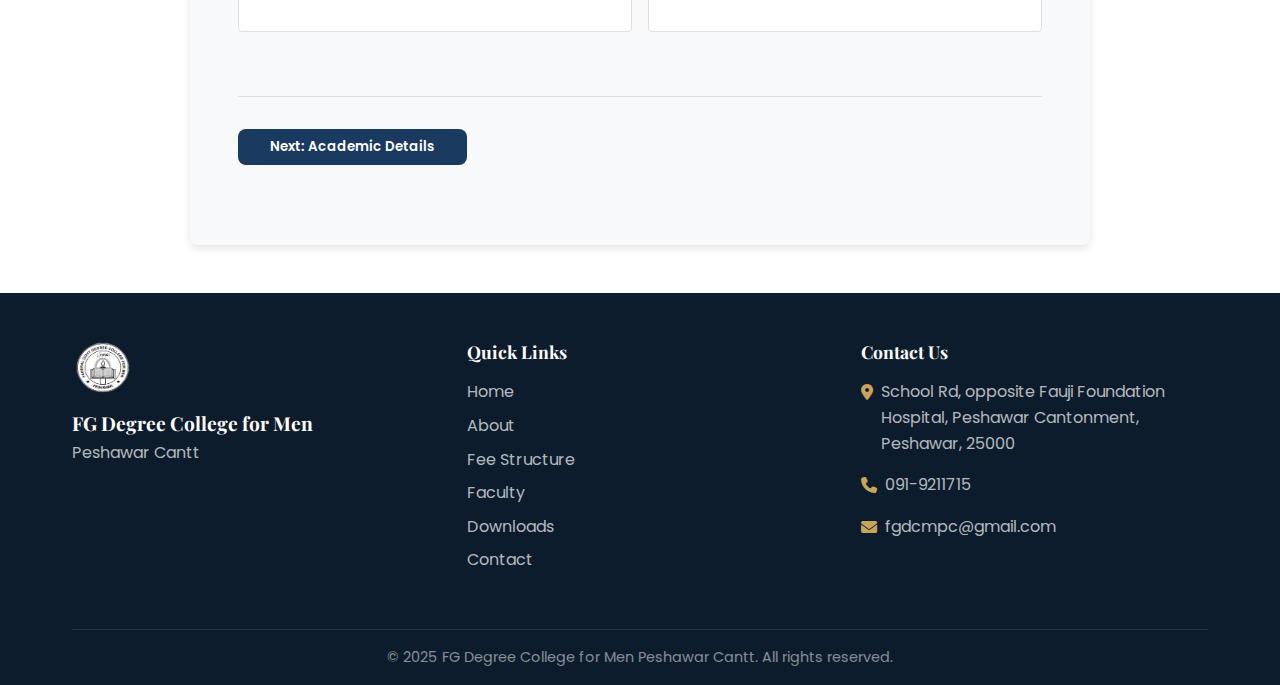
<file: form.html>
<!DOCTYPE html>
<html lang="en">
<head>
  <meta charset="UTF-8">
  <meta name="viewport" content="width=device-width, initial-scale=1.0">
  <title>Application Form - FG Degree College for Men Peshawar Cantt</title>
  <link rel="stylesheet" href="css/style.css">
  <link rel="stylesheet" href="css/animations.css">
  <link rel="icon" href="img/logo.png" type="image/png">
  <link rel="stylesheet" href="css/admission.css">
  <link rel="stylesheet" href="https://cdnjs.cloudflare.com/ajax/libs/font-awesome/6.5.1/css/all.min.css">
  <link rel="preconnect" href="https://fonts.googleapis.com">
  <link rel="preconnect" href="https://fonts.gstatic.com" crossorigin>
  <link href="https://fonts.googleapis.com/css2?family=Playfair+Display:wght@400;500;600;700&family=Poppins:wght@300;400;500;600;700&display=swap" rel="stylesheet">
</head>
<body>
  <!-- Preloader -->
  <div class="preloader">
    <div class="loader"></div>
  </div>

  <!-- Header -->
  <header class="header">
    <div class="header-container">
      <div class="logo-container">
        <img src="img/logo.png" alt="College Logo" class="logo">
        <div class="college-info">
          <h1 class="college-name">FG Degree College for Men</h1>
          <p class="college-affiliation">In Affiliation with National University of Pakistan (NUP)</p>
        </div>
      </div>
      <div class="secondary-logo">
        <img src="img/FGEI logo.png" alt="FGEI Logo">
      </div>
    </div>
  </header>

  <!-- Navigation -->
  <nav class="main-nav">
    <div class="nav-container">
      <button class="menu-toggle" aria-label="Toggle menu">
        <span></span>
        <span></span>
        <span></span>
      </button>
      <ul class="nav-links">
        <li><a href="index.html">Home</a></li>
        <li><a href="about.html">About</a></li>
        <li><a href="fee-structure.html">Fee Structure</a></li>
        <li><a href="faculty.html">Faculty</a></li>
        <li><a href="downloads.html">Downloads</a></li>
        <li><a href="contact.html">Contact</a></li>
      </ul>
    </div>
  </nav>

  <!-- Page Header -->
  <section class="page-header">
    <div class="container">
      <h2>Application Form</h2>
      <div class="breadcrumb">
        <a href="index.html">Home</a> / <a href="admission.html">Admission</a> / <span>Application Form</span>
      </div>
    </div>
  </section>

  <!-- Application Form Section -->
  <section class="application-section">
    <div class="container">
      <div class="section-header">
        <h3>Online Application</h3>
        <div class="underline"></div>
        <p>Fill out the form below to apply for admission. Please ensure all information is accurate and complete.</p>
      </div>
      
      <div class="form-container">
        <form id="admissionForm" class="admission-form">
          <div class="form-tabs">
            <div class="tab-buttons">
              <button type="button" class="form-tab-btn active" data-tab="personal">Personal Information</button>
              <button type="button" class="form-tab-btn" data-tab="academic">Academic Details</button>
              <button type="button" class="form-tab-btn" data-tab="program">Program Selection</button>
              <button type="button" class="form-tab-btn" data-tab="documents">Documents</button>
            </div>
            
            <!-- Personal Information Tab -->
            <div class="form-tab-content active" id="personal">
              <div class="form-section">
                <h4>Personal Details</h4>
                
                <div class="form-row">
                  <div class="form-group">
                    <label for="fullName">Full Name</label>
                    <input type="text" id="fullName" name="fullName" required>
                  </div>
                  
                  <div class="form-group">
                    <label for="fatherName">Father's Name</label>
                    <input type="text" id="fatherName" name="fatherName" required>
                  </div>
                </div>
                
                <div class="form-row">
                  <div class="form-group">
                    <label for="dob">Date of Birth</label>
                    <input type="date" id="dob" name="dob" required>
                  </div>
                  
                  <div class="form-group">
                    <label for="gender">Gender</label>
                    <select id="gender" name="gender" required>
                      <option value="">Select</option>
                      <option value="male">Male</option>
                      <option value="female">Female</option>
                      <option value="other">Other</option>
                    </select>
                  </div>
                </div>
                
                <div class="form-row">
                  <div class="form-group">
                    <label for="cnic">CNIC / B-Form Number</label>
                    <input type="text" id="cnic" name="cnic" required>
                  </div>
                  
                  <div class="form-group">
                    <label for="nationality">Nationality</label>
                    <input type="text" id="nationality" name="nationality" required>
                  </div>
                </div>
                
                <div class="form-row">
                  <div class="form-group">
                    <label for="religion">Religion</label>
                    <select id="religion" name="religion" required>
                      <option value="">Select</option>
                      <option value="islam">Islam</option>
                      <option value="christianity">Christianity</option>
                      <option value="hinduism">Hinduism</option>
                      <option value="buddhism">Buddhism</option>
                      <option value="other">Other</option>
                    </select>
                  </div>
                  
                  <div class="form-group">
                    <label for="domicile">Domicile</label>
                    <input type="text" id="domicile" name="domicile" required>
                  </div>
                </div>
              </div>
              
              <div class="form-section">
                <h4>Contact Information</h4>
                
                <div class="form-row">
                  <div class="form-group full-width">
                    <label for="address">Permanent Address</label>
                    <textarea id="address" name="address" required></textarea>
                  </div>
                </div>
                
                <div class="form-row">
                  <div class="form-group">
                    <label for="phone">Mobile Number</label>
                    <input type="tel" id="phone" name="phone" required>
                  </div>
                  
                  <div class="form-group">
                    <label for="email">Email Address</label>
                    <input type="email" id="email" name="email" required>
                  </div>
                </div>
                
                <div class="form-row">
                  <div class="form-group">
                    <label for="guardianPhone">Guardian's Mobile Number</label>
                    <input type="tel" id="guardianPhone" name="guardianPhone" required>
                  </div>
                  
                  <div class="form-group">
                    <label for="emergencyContact">Emergency Contact</label>
                    <input type="tel" id="emergencyContact" name="emergencyContact" required>
                  </div>
                </div>
              </div>
              
              <div class="form-navigation">
                <button type="button" class="next-btn" data-next="academic">Next: Academic Details</button>
              </div>
            </div>
            
            <!-- Academic Details Tab -->
            <div class="form-tab-content" id="academic">
              <div class="form-section">
                <h4>Matriculation Details</h4>
                
                <div class="form-row">
                  <div class="form-group">
                    <label for="matricBoard">Board</label>
                    <input type="text" id="matricBoard" name="matricBoard" required>
                  </div>
                  
                  <div class="form-group">
                    <label for="matricYear">Passing Year</label>
                    <select id="matricYear" name="matricYear" required>
                      <option value="">Select</option>
                      <script>
                        const currentYear = new Date().getFullYear();
                        for (let i = currentYear; i >= currentYear - 10; i--) {
                          document.write(`<option value="${i}">${i}</option>`);
                        }
                      </script>
                    </select>
                  </div>
                </div>
                
                <div class="form-row">
                  <div class="form-group">
                    <label for="matricRollNo">Roll Number</label>
                    <input type="text" id="matricRollNo" name="matricRollNo" required>
                  </div>
                  
                  <div class="form-group">
                    <label for="matricInstitute">Institute Name</label>
                    <input type="text" id="matricInstitute" name="matricInstitute" required>
                  </div>
                </div>
                
                <div class="form-row">
                  <div class="form-group">
                    <label for="matricTotal">Total Marks</label>
                    <input type="number" id="matricTotal" name="matricTotal" required>
                  </div>
                  
                  <div class="form-group">
                    <label for="matricObtained">Marks Obtained</label>
                    <input type="number" id="matricObtained" name="matricObtained" required>
                  </div>
                </div>
                
                <div class="form-row">
                  <div class="form-group">
                    <label for="matricPercentage">Percentage</label>
                    <input type="text" id="matricPercentage" name="matricPercentage" readonly>
                  </div>
                </div>
              </div>
              
              <div class="form-section">
                <h4>Intermediate Details (If Applicable)</h4>
                
                <div class="form-row">
                  <div class="form-group">
                    <label for="interBoard">Board</label>
                    <input type="text" id="interBoard" name="interBoard">
                  </div>
                  
                  <div class="form-group">
                    <label for="interYear">Passing Year</label>
                    <select id="interYear" name="interYear">
                      <option value="">Select</option>
                      <script>
                        for (let i = currentYear; i >= currentYear - 10; i--) {
                          document.write(`<option value="${i}">${i}</option>`);
                        }
                      </script>
                    </select>
                  </div>
                </div>
                
                <div class="form-row">
                  <div class="form-group">
                    <label for="interRollNo">Roll Number</label>
                    <input type="text" id="interRollNo" name="interRollNo">
                  </div>
                  
                  <div class="form-group">
                    <label for="interInstitute">Institute Name</label>
                    <input type="text" id="interInstitute" name="interInstitute">
                  </div>
                </div>
                
                <div class="form-row">
                  <div class="form-group">
                    <label for="interTotal">Total Marks</label>
                    <input type="number" id="interTotal" name="interTotal">
                  </div>
                  
                  <div class="form-group">
                    <label for="interObtained">Marks Obtained</label>
                    <input type="number" id="interObtained" name="interObtained">
                  </div>
                </div>
                
                <div class="form-row">
                  <div class="form-group">
                    <label for="interPercentage">Percentage</label>
                    <input type="text" id="interPercentage" name="interPercentage" readonly>
                  </div>
                </div>
              </div>
              
              <div class="form-navigation">
                <button type="button" class="prev-btn" data-prev="personal">Previous: Personal Information</button>
                <button type="button" class="next-btn" data-next="program">Next: Program Selection</button>
              </div>
            </div>
            
            <!-- Program Selection Tab -->
            <div class="form-tab-content" id="program">
              <div class="form-section">
                <h4>Program Selection</h4>
                
                <div class="form-row">
                  <div class="form-group">
                    <label for="programLevel">Level of Study</label>
                    <select id="programLevel" name="programLevel" required>
                      <option value="">Select</option>
                      <option value="intermediate">Intermediate</option>
                      <option value="bs">BS Program</option>
                    </select>
                  </div>
                  
                  <div class="form-group">
                    <label for="programChoice">Program Choice</label>
                    <select id="programChoice" name="programChoice" required>
                      <option value="">Please select a level first</option>
                    </select>
                  </div>
                </div>
                
                <div class="form-row">
                  <div class="form-group full-width">
                    <label for="programReason">Why this program?</label>
                    <textarea id="programReason" name="programReason" placeholder="Tell us why you chose this program..."></textarea>
                  </div>
                </div>
              </div>
              
              <div class="form-section">
                <h4>Additional Information</h4>
                
                <div class="form-row">
                  <div class="form-group">
                    <label for="bloodGroup">Blood Group</label>
                    <select id="bloodGroup" name="bloodGroup">
                      <option value="">Select</option>
                      <option value="A+">A+</option>
                      <option value="A-">A-</option>
                      <option value="B+">B+</option>
                      <option value="B-">B-</option>
                      <option value="AB+">AB+</option>
                      <option value="AB-">AB-</option>
                      <option value="O+">O+</option>
                      <option value="O-">O-</option>
                    </select>
                  </div>
                  
                  <div class="form-group">
                    <label for="hafizQuran">Hafiz-e-Quran?</label>
                    <select id="hafizQuran" name="hafizQuran">
                      <option value="no">No</option>
                      <option value="yes">Yes</option>
                    </select>
                  </div>
                </div>
                
                <div class="form-row">
                  <div class="form-group">
                    <label for="disability">Any Disabilities</label>
                    <input type="text" id="disability" name="disability" placeholder="If any">
                  </div>
                  
                  <div class="form-group">
                    <label for="medicalCondition">Special Medical Condition</label>
                    <input type="text" id="medicalCondition" name="medicalCondition" placeholder="If any">
                  </div>
                </div>
              </div>
              
              <div class="form-navigation">
                <button type="button" class="prev-btn" data-prev="academic">Previous: Academic Details</button>
                <button type="button" class="next-btn" data-next="documents">Next: Documents</button>
              </div>
            </div>
            
            <!-- Documents Tab -->
            <div class="form-tab-content" id="documents">
              <div class="form-section">
                <h4>Document Upload</h4>
                <p class="form-note">Please upload clear scanned copies of the following documents in JPG, PNG, or PDF format (max 2MB each).</p>
                
                <div class="form-row">
                  <div class="form-group">
                    <label for="photoUpload">Passport Size Photograph</label>
                    <input type="file" id="photoUpload" name="photoUpload" accept="image/*" required>
                  </div>
                  
                  <div class="form-group">
                    <label for="cnicUpload">CNIC / B-Form</label>
                    <input type="file" id="cnicUpload" name="cnicUpload" accept="image/*, application/pdf" required>
                  </div>
                </div>
                
                <div class="form-row">
                  <div class="form-group">
                    <label for="domicileUpload">Domicile Certificate</label>
                    <input type="file" id="domicileUpload" name="domicileUpload" accept="image/*, application/pdf" required>
                  </div>
                  
                  <div class="form-group">
                    <label for="matricCertUpload">Matric Certificate</label>
                    <input type="file" id="matricCertUpload" name="matricCertUpload" accept="image/*, application/pdf" required>
                  </div>
                </div>
                
                <div class="form-row">
                  <div class="form-group">
                    <label for="interCertUpload">Intermediate Certificate (if applicable)</label>
                    <input type="file" id="interCertUpload" name="interCertUpload" accept="image/*, application/pdf">
                  </div>
                </div>
              </div>
              
              <div class="form-section">
                <h4>Declaration</h4>
                
                <div class="form-row">
                  <div class="form-group full-width">
                    <div class="declaration-box">
                      <p>I hereby declare that all the information provided in this application is true and correct to the best of my knowledge. I understand that any false or misleading information may result in the cancellation of my admission.</p>
                      <div class="checkbox-group">
                        <input type="checkbox" id="declaration" name="declaration" required>
                        <label for="declaration">I agree to the above declaration</label>
                      </div>
                    </div>
                  </div>
                </div>
              </div>
              
              <div class="form-navigation">
                <button type="button" class="prev-btn" data-prev="program">Previous: Program Selection</button>
                <button type="submit" class="submit-btn">Submit Application</button>
              </div>
            </div>
          </div>
        </form>
      </div>
    </div>
  </section>

  <!-- Footer -->
  <footer class="footer">
    <div class="container">
      <div class="footer-content">
        <div class="footer-logo">
          <img src="img/logo.png" alt="College Logo">
          <h3>FG Degree College for Men</h3>
          <p>Peshawar Cantt</p>
        </div>
        
        <div class="footer-links">
          <h4>Quick Links</h4>
          <ul>
            <li><a href="index.html">Home</a></li>
            <li><a href="about.html">About</a></li>
            <li><a href="fee-structure.html">Fee Structure</a></li>
            <li><a href="faculty.html">Faculty</a></li>
            <li><a href="downloads.html">Downloads</a></li>
            <li><a href="contact.html">Contact</a></li>
          </ul>
        </div>
        
        <div class="footer-contact">
          <h4>Contact Us</h4>
          <ul>
            <li><i class="fas fa-map-marker-alt"></i> School Rd, opposite Fauji Foundation Hospital, Peshawar Cantonment, Peshawar, 25000</li>
            <li><i class="fas fa-phone"></i> 091-9211715</li>
            <li><i class="fas fa-envelope"></i> fgdcmpc@gmail.com</li>
          </ul>
        </div>
      </div>
      
      <div class="footer-bottom">
        <p>&copy; 2025 FG Degree College for Men Peshawar Cantt. All rights reserved.</p>
      </div>
    </div>
  </footer>

  <!-- Back to Top Button -->
  <button id="back-to-top" aria-label="Back to top">
    <i class="fas fa-arrow-up"></i>
  </button>

  <!-- Scripts -->
  <script src="js/main.js"></script>
  <script src="js/animations.js"></script>
  <script src="js/admission.js"></script>
  <script>
  document.getElementById("admissionForm").addEventListener("submit", function (e) {
    e.preventDefault();

    const form = e.target;
    const data = {
      // Personal Details
      fullName: form.fullName.value,
      fatherName: form.fatherName.value,
      dob: form.dob.value,
      gender: form.gender.value,
      cnic: form.cnic.value,
      nationality: form.nationality.value,
      religion: form.religion.value,
      domicile: form.domicile.value,

      // Contact Info
      address: form.address.value,
      phone: form.phone.value,
      email: form.email.value,
      guardianPhone: form.guardianPhone.value,
      emergencyContact: form.emergencyContact.value,

      // Matric Details
      matricBoard: form.matricBoard.value,
      matricYear: form.matricYear.value,
      matricRollNo: form.matricRollNo.value,
      matricInstitute: form.matricInstitute.value,
      matricTotal: form.matricTotal.value,
      matricObtained: form.matricObtained.value,
      matricPercentage: form.matricPercentage.value,

      // Inter Details
      interBoard: form.interBoard.value,
      interYear: form.interYear.value,
      interRollNo: form.interRollNo.value,
      interInstitute: form.interInstitute.value,
      interTotal: form.interTotal.value,
      interObtained: form.interObtained.value,
      interPercentage: form.interPercentage.value,

      // Program Info
      programLevel: form.programLevel.value,
      programChoice: form.programChoice.value,
      programReason: form.programReason.value,

      // Additional Info
      bloodGroup: form.bloodGroup.value,
      hafizQuran: form.hafizQuran.value,
      disability: form.disability.value,
      medicalCondition: form.medicalCondition.value,

      // Declaration
      declaration: form.declaration.checked ? "Yes" : "No"
    };

    fetch("https://script.google.com/macros/s/AKfycbz9j7c110x8BVgIhprfWfwCXW_KavM4PJxx7kCmWEX0rSH6bYkOmxu6VeHmMDjmrn1a/exec", {
      method: "POST",
      body: JSON.stringify(data),
      headers: {
        "Content-Type": "application/json"
      }
    })
    .then(response => response.text())
    .then(result => {
      alert("Application submitted successfully!");
      form.reset();
    })
    .catch(error => {
      console.error("Submission failed", error);
      alert("Submission failed. Please try again.");
    });
  });
</script>

</body>
</html>
</file>
<file: css/style.css>
/* Base Styles */
:root {
  /* Color Palette */
  --primary-color: #0c1c2c;
  --secondary-color: #1a3a5f;
  --accent-color: #c9a55c;
  --accent-hover: #d4b978;
  --text-light: #ffffff;
  --text-dark: #333333;
  --text-muted: #777777;
  --bg-light: #f8f9fa;
  --bg-dark: #0c1c2c;
  --border-color: #e0e0e0;

  /* Typography */
  --heading-font: "Playfair Display", serif;
  --body-font: "Poppins", sans-serif;

  /* Spacing */
  --spacing-xs: 0.25rem;
  --spacing-sm: 0.5rem;
  --spacing-md: 1rem;
  --spacing-lg: 2rem;
  --spacing-xl: 3rem;

  /* Shadows */
  --shadow-sm: 0 2px 4px rgba(0, 0, 0, 0.1);
  --shadow-md: 0 4px 8px rgba(0, 0, 0, 0.1);
  --shadow-lg: 0 8px 16px rgba(0, 0, 0, 0.1);

  /* Border Radius */
  --radius-sm: 4px;
  --radius-md: 8px;
  --radius-lg: 16px;
  --radius-xl: 24px;

  /* Transitions */
  --transition-fast: 0.2s ease;
  --transition-normal: 0.3s ease;
  --transition-slow: 0.5s ease;
}

/* Reset */
*,
*::before,
*::after {
  box-sizing: border-box;
  margin: 0;
  padding: 0;
}

html {
  font-size: 16px;
  scroll-behavior: smooth;
}

body {
  font-family: var(--body-font);
  font-weight: 400;
  line-height: 1.6;
  color: var(--text-dark);
  background-color: var(--bg-light);
  overflow-x: hidden;
}

h1,
h2,
h3,
h4,
h5,
h6 {
  font-family: var(--heading-font);
  font-weight: 700;
  line-height: 1.3;
  margin-bottom: var(--spacing-md);
  color: var(--primary-color);
}

p {
  margin-bottom: var(--spacing-md);
}

a {
  color: var(--secondary-color);
  text-decoration: none;
  transition: color var(--transition-normal);
}

a:hover {
  color: var(--accent-color);
}

ul,
ol {
  list-style-position: inside;
  margin-bottom: var(--spacing-md);
}

img {
  max-width: 100%;
  height: auto;
  display: block;
}

button,
.btn {
  cursor: pointer;
  font-family: var(--body-font);
  font-weight: 500;
  border: none;
  background: none;
  transition: all var(--transition-normal);
}

/* Container */
.container {
  width: 100%;
  max-width: 1200px;
  margin: 0 auto;
  padding: 0 var(--spacing-lg);
}

/* Preloader */
.preloader {
  position: fixed;
  top: 0;
  left: 0;
  width: 100%;
  height: 100%;
  background-color: var(--bg-dark);
  display: flex;
  justify-content: center;
  align-items: center;
  z-index: 9999;
  transition: opacity 0.5s ease, visibility 0.5s ease;
}

.preloader.hidden {
  opacity: 0;
  visibility: hidden;
}

.loader {
  width: 50px;
  height: 50px;
  border: 3px solid rgba(255, 255, 255, 0.2);
  border-radius: 50%;
  border-top-color: var(--accent-color);
  animation: spin 1s ease-in-out infinite;
}

@keyframes spin {
  to {
    transform: rotate(360deg);
  }
}

/* Header */
.header {
  background-color: var(--primary-color);
  padding: var(--spacing-md) 0;
  color: var(--text-light);
  box-shadow: var(--shadow-md);
}

.header-container {
  display: flex;
  justify-content: space-between;
  align-items: center;
  padding: 0 var(--spacing-lg);
}

.logo-container {
  display: flex;
  align-items: center;
}

.logo {
  width: 60px;
  height: auto;
  margin-right: var(--spacing-md);
}

.college-name {
  font-size: 1.5rem;
  margin-bottom: var(--spacing-xs);
  color: var(--text-light);
}

.college-affiliation {
  font-size: 0.85rem;
  color: rgba(255, 255, 255, 0.8);
  margin-bottom: 0;
}

.secondary-logo img {
  width: 50px;
  height: auto;
}

/* Navigation */
.main-nav {
  background-color: var(--secondary-color);
  padding: var(--spacing-md) 0;
  position: relative;
  z-index: 100;
}

.nav-container {
  display: flex;
  justify-content: center;
  align-items: center;
}

.nav-links {
  display: flex;
  list-style: none;
  margin: 0;
  padding: 0;
}

.nav-links li {
  margin: 0 var(--spacing-md);
}

.nav-links a {
  color: var(--text-light);
  font-weight: 500;
  padding: var(--spacing-sm) var(--spacing-md);
  position: relative;
  transition: color var(--transition-normal);
}

.nav-links a::after {
  content: "";
  position: absolute;
  bottom: -5px;
  left: 0;
  width: 0;
  height: 2px;
  background-color: var(--accent-color);
  transition: width var(--transition-normal);
}

.nav-links a:hover,
.nav-links a.active {
  color: var(--accent-color);
}

.nav-links a:hover::after,
.nav-links a.active::after {
  width: 100%;
}

.menu-toggle {
  display: none;
  flex-direction: column;
  justify-content: space-between;
  width: 30px;
  height: 21px;
  background: transparent;
  border: none;
  cursor: pointer;
  padding: 0;
  z-index: 10;
}

.menu-toggle span {
  display: block;
  width: 100%;
  height: 3px;
  background-color: var(--text-light);
  border-radius: 3px;
  transition: all var(--transition-normal);
}

/* Page Header */
.page-header {
  background-color: var(--primary-color);
  color: var(--text-light);
  padding: var(--spacing-xl) 0;
  text-align: center;
  position: relative;
}

.page-header::before {
  content: "";
  position: absolute;
  top: 0;
  left: 0;
  width: 100%;
  height: 100%;
  background: linear-gradient(to right, rgba(12, 28, 44, 0.9), rgba(26, 58, 95, 0.8));
  z-index: 1;
}

.page-header .container {
  position: relative;
  z-index: 2;
}

.page-header h2 {
  font-size: 2.5rem;
  color: var(--text-light);
  margin-bottom: var(--spacing-sm);
}

.breadcrumb {
  font-size: 0.9rem;
  color: rgba(255, 255, 255, 0.7);
}

.breadcrumb a {
  color: var(--accent-color);
}

.breadcrumb a:hover {
  text-decoration: underline;
}

/* Section Headers */
.section-header {
  text-align: center;
  margin-bottom: var(--spacing-xl);
}

.section-header h2,
.section-header h3 {
  font-size: 2.2rem;
  margin-bottom: var(--spacing-sm);
}

.underline {
  width: 80px;
  height: 3px;
  background-color: var(--accent-color);
  margin: 0 auto var(--spacing-md);
}

/* CTA Buttons */
.cta-button {
  display: inline-block;
  padding: 0.8rem 2rem;
  background-color: var(--accent-color);
  color: var(--primary-color);
  font-weight: 600;
  border-radius: var(--radius-md);
  text-align: center;
  transition: all var(--transition-normal);
  box-shadow: var(--shadow-md);
  border: 2px solid var(--accent-color);
}

.cta-button:hover {
  background-color: transparent;
  color: var(--accent-color);
  transform: translateY(-3px);
  box-shadow: var(--shadow-lg);
}

.cta-button.secondary {
  background-color: transparent;
  color: var(--text-light);
  border: 2px solid var(--text-light);
}

.cta-button.secondary:hover {
  background-color: var(--text-light);
  color: var(--primary-color);
}

/* Footer */
.footer {
  background-color: var(--primary-color);
  color: var(--text-light);
  padding: var(--spacing-xl) 0 var(--spacing-md);
}

.footer-content {
  display: grid;
  grid-template-columns: repeat(auto-fit, minmax(250px, 1fr));
  gap: var(--spacing-xl);
  margin-bottom: var(--spacing-xl);
}

.footer-logo {
  display: flex;
  flex-direction: column;
  align-items: flex-start;
}

.footer-logo img {
  width: 60px;
  height: auto;
  margin-bottom: var(--spacing-md);
}

.footer-logo h3 {
  font-size: 1.2rem;
  color: var(--text-light);
  margin-bottom: var(--spacing-xs);
}

.footer-logo p {
  color: rgba(255, 255, 255, 0.7);
  margin-bottom: 0;
}

.footer-links h4,
.footer-contact h4 {
  color: var(--text-light);
  font-size: 1.1rem;
  margin-bottom: var(--spacing-md);
}

.footer-links ul,
.footer-contact ul {
  list-style: none;
  padding: 0;
  margin: 0;
}

.footer-links li {
  margin-bottom: var(--spacing-sm);
}

.footer-links a {
  color: rgba(255, 255, 255, 0.7);
  transition: color var(--transition-normal);
}

.footer-links a:hover {
  color: var(--accent-color);
}

.footer-contact li {
  display: flex;
  align-items: flex-start;
  margin-bottom: var(--spacing-md);
  color: rgba(255, 255, 255, 0.7);
}

.footer-contact i {
  color: var(--accent-color);
  margin-right: var(--spacing-sm);
  margin-top: 5px;
}

.footer-bottom {
  text-align: center;
  padding-top: var(--spacing-md);
  border-top: 1px solid rgba(255, 255, 255, 0.1);
}

.footer-bottom p {
  font-size: 0.9rem;
  color: rgba(255, 255, 255, 0.5);
  margin-bottom: 0;
}

/* Back to Top Button */
#back-to-top {
  position: fixed;
  bottom: 30px;
  right: 30px;
  width: 40px;
  height: 40px;
  background-color: var(--accent-color);
  color: var(--primary-color);
  border-radius: 50%;
  display: flex;
  justify-content: center;
  align-items: center;
  cursor: pointer;
  opacity: 0;
  visibility: hidden;
  transition: all var(--transition-normal);
  z-index: 99;
  box-shadow: var(--shadow-md);
}

#back-to-top.visible {
  opacity: 1;
  visibility: visible;
}

#back-to-top:hover {
  background-color: var(--accent-hover);
  transform: translateY(-5px);
}

/* Media Queries */
@media (max-width: 992px) {
  .college-name {
    font-size: 1.2rem;
  }

  .college-affiliation {
    font-size: 0.75rem;
  }

  .logo,
  .secondary-logo img {
    width: 50px;
  }
}

@media (max-width: 768px) {
  .header-container {
    flex-direction: column;
    align-items: center;
    text-align: center;
  }

  .logo-container {
    margin-bottom: var(--spacing-md);
  }

  .menu-toggle {
    display: flex;
  }

  .nav-links {
    position: fixed;
    top: 0;
    left: 0;
    width: 100%;
    height: 100vh;
    background-color: var(--primary-color);
    flex-direction: column;
    justify-content: center;
    align-items: center;
    transform: translateX(-100%);
    transition: transform var(--transition-normal);
    z-index: 5;
  }

  .nav-links.active {
    transform: translateX(0);
  }

  .nav-links li {
    margin: var(--spacing-md) 0;
  }

  .nav-links a {
    font-size: 1.2rem;
  }

  .menu-toggle.active span:nth-child(1) {
    transform: translateY(9px) rotate(45deg);
  }

  .menu-toggle.active span:nth-child(2) {
    opacity: 0;
  }

  .menu-toggle.active span:nth-child(3) {
    transform: translateY(-9px) rotate(-45deg);
  }
}

@media (max-width: 576px) {
  .college-name {
    font-size: 1rem;
  }

  .college-affiliation {
    font-size: 0.7rem;
  }

  .logo,
  .secondary-logo img {
    width: 40px;
  }

  .section-header h2,
  .section-header h3 {
    font-size: 1.8rem;
  }

  .page-header h2 {
    font-size: 2rem;
  }
}
</file>
<file: css/animations.css>
/* Animation Keyframes */
@keyframes fadeIn {
  from {
    opacity: 0;
  }
  to {
    opacity: 1;
  }
}

@keyframes fadeInUp {
  from {
    opacity: 0;
    transform: translateY(30px);
  }
  to {
    opacity: 1;
    transform: translateY(0);
  }
}

@keyframes fadeInDown {
  from {
    opacity: 0;
    transform: translateY(-30px);
  }
  to {
    opacity: 1;
    transform: translateY(0);
  }
}

@keyframes fadeInLeft {
  from {
    opacity: 0;
    transform: translateX(-30px);
  }
  to {
    opacity: 1;
    transform: translateX(0);
  }
}

@keyframes fadeInRight {
  from {
    opacity: 0;
    transform: translateX(30px);
  }
  to {
    opacity: 1;
    transform: translateX(0);
  }
}

@keyframes zoomIn {
  from {
    opacity: 0;
    transform: scale(0.9);
  }
  to {
    opacity: 1;
    transform: scale(1);
  }
}

@keyframes pulse {
  0% {
    transform: scale(1);
  }
  50% {
    transform: scale(1.05);
  }
  100% {
    transform: scale(1);
  }
}

@keyframes shimmer {
  0% {
    background-position: -100% 0;
  }
  100% {
    background-position: 100% 0;
  }
}

@keyframes float {
  0% {
    transform: translateY(0);
  }
  50% {
    transform: translateY(-10px);
  }
  100% {
    transform: translateY(0);
  }
}

@keyframes rotate {
  from {
    transform: rotate(0deg);
  }
  to {
    transform: rotate(360deg);
  }
}

/* Animation Classes */
.fade-in {
  opacity: 0;
  animation: fadeIn 1s ease forwards;
}

.fade-in-up {
  opacity: 0;
  animation: fadeInUp 1s ease forwards;
}

.fade-in-down {
  opacity: 0;
  animation: fadeInDown 1s ease forwards;
}

.fade-in-left {
  opacity: 0;
  animation: fadeInLeft 1s ease forwards;
}

.fade-in-right {
  opacity: 0;
  animation: fadeInRight 1s ease forwards;
}

.zoom-in {
  opacity: 0;
  animation: zoomIn 1s ease forwards;
}

.pulse {
  animation: pulse 2s infinite;
}

.float {
  animation: float 3s ease-in-out infinite;
}

.rotate {
  animation: rotate 10s linear infinite;
}

/* Animation Delays */
.delay-1 {
  animation-delay: 0.2s;
}

.delay-2 {
  animation-delay: 0.4s;
}

.delay-3 {
  animation-delay: 0.6s;
}

.delay-4 {
  animation-delay: 0.8s;
}

.delay-5 {
  animation-delay: 1s;
}

/* Shimmer Effect */
.shimmer {
  background: linear-gradient(90deg, rgba(255, 255, 255, 0), rgba(255, 255, 255, 0.2), rgba(255, 255, 255, 0));
  background-size: 200% 100%;
  animation: shimmer 2s infinite;
}

/* Scroll Animation Classes */
.reveal {
  opacity: 0;
  transform: translateY(30px);
  transition: all 0.8s ease;
}

.reveal.active {
  opacity: 1;
  transform: translateY(0);
}

.reveal-left {
  opacity: 0;
  transform: translateX(-30px);
  transition: all 0.8s ease;
}

.reveal-left.active {
  opacity: 1;
  transform: translateX(0);
}

.reveal-right {
  opacity: 0;
  transform: translateX(30px);
  transition: all 0.8s ease;
}

.reveal-right.active {
  opacity: 1;
  transform: translateX(0);
}

.reveal-zoom {
  opacity: 0;
  transform: scale(0.9);
  transition: all 0.8s ease;
}

.reveal-zoom.active {
  opacity: 1;
  transform: scale(1);
}

/* Staggered Animation for Lists */
.stagger-item {
  opacity: 0;
  transform: translateY(20px);
  transition: all 0.5s ease;
}

.stagger-item.active {
  opacity: 1;
  transform: translateY(0);
}

/* Hover Animations */
.hover-lift {
  transition: transform 0.3s ease;
}

.hover-lift:hover {
  transform: translateY(-5px);
}

.hover-scale {
  transition: transform 0.3s ease;
}

.hover-scale:hover {
  transform: scale(1.05);
}

.hover-rotate {
  transition: transform 0.3s ease;
}

.hover-rotate:hover {
  transform: rotate(5deg);
}

.hover-glow {
  transition: box-shadow 0.3s ease;
}

.hover-glow:hover {
  box-shadow: 0 0 15px rgba(201, 165, 92, 0.5);
}
</file>
<file: css/about.css>
/* About Page Styles */

/* About Section */
.about-section {
  padding: var(--spacing-xl) 0;
  background-color: #fff;
}

.about-content {
  display: grid;
  grid-template-columns: 1fr 1fr;
  gap: var(--spacing-xl);
  align-items: center;
}

.about-image {
  position: relative;
  overflow: hidden;
  border-radius: var(--radius-md);
  box-shadow: var(--shadow-lg);
}

.about-image img {
  width: 100%;
  height: auto;
  transition: transform var(--transition-slow);
}

.about-image:hover img {
  transform: scale(1.05);
}

.about-text h3 {
  font-size: 1.8rem;
  margin-bottom: var(--spacing-md);
  color: var(--primary-color);
}

.about-text p {
  margin-bottom: var(--spacing-md);
  color: var(--text-dark);
}

.about-text strong {
  color: var(--secondary-color);
}

/* Timeline */
.timeline {
  position: relative;
  margin: var(--spacing-lg) 0;
  padding-left: var(--spacing-lg);
}

.timeline::before {
  content: "";
  position: absolute;
  top: 0;
  left: 0;
  width: 2px;
  height: 100%;
  background-color: var(--accent-color);
}

.timeline-item {
  position: relative;
  margin-bottom: var(--spacing-lg);
}

.timeline-dot {
  position: absolute;
  left: -28px;
  top: 5px;
  width: 16px;
  height: 16px;
  background-color: var(--accent-color);
  border-radius: 50%;
  border: 3px solid #fff;
  box-shadow: var(--shadow-sm);
}

.timeline-content {
  padding-left: var(--spacing-md);
}

.timeline-content h4 {
  font-size: 1.2rem;
  color: var(--primary-color);
  margin-bottom: var(--spacing-xs);
}

.timeline-content p {
  margin-bottom: var(--spacing-sm);
}

/* Mission & Vision Section */
.mission-vision {
  padding: var(--spacing-xl) 0;
  background-color: var(--bg-light);
}

.mission-vision-content {
  display: grid;
  grid-template-columns: repeat(auto-fit, minmax(300px, 1fr));
  gap: var(--spacing-xl);
}

.mission-card,
.vision-card {
  background-color: #fff;
  padding: var(--spacing-xl);
  border-radius: var(--radius-md);
  box-shadow: var(--shadow-md);
  transition: transform var(--transition-normal), box-shadow var(--transition-normal);
  position: relative;
  overflow: hidden;
}

.mission-card::before,
.vision-card::before {
  content: "";
  position: absolute;
  top: 0;
  left: 0;
  width: 5px;
  height: 100%;
  background-color: var(--accent-color);
}

.mission-card:hover,
.vision-card:hover {
  transform: translateY(-10px);
  box-shadow: var(--shadow-lg);
}

.card-icon {
  font-size: 2.5rem;
  color: var(--accent-color);
  margin-bottom: var(--spacing-md);
}

.mission-card h3,
.vision-card h3 {
  font-size: 1.5rem;
  margin-bottom: var(--spacing-md);
  color: var(--primary-color);
}

.mission-card p,
.vision-card p {
  color: var(--text-dark);
  margin-bottom: 0;
}

/* Leadership Section */
.leadership {
  padding: var(--spacing-xl) 0;
  background-color: #fff;
}

.leadership-cards {
  display: flex;
  flex-direction: column;
  gap: var(--spacing-xl);
}

.leader-card {
  display: flex;
  align-items: center;
  background-color: var(--bg-light);
  border-radius: var(--radius-md);
  overflow: hidden;
  box-shadow: var(--shadow-md);
  transition: transform var(--transition-normal), box-shadow var(--transition-normal);
}

.leader-card:hover {
  transform: translateY(-5px);
  box-shadow: var(--shadow-lg);
}

.leader-card.reverse {
  flex-direction: row-reverse;
}

.leader-image {
  flex: 0 0 250px;
  overflow: hidden;
}

.leader-image img {
  width: 100%;
  height: 100%;
  object-fit: cover;
  transition: transform var(--transition-slow);
}

.leader-card:hover .leader-image img {
  transform: scale(1.05);
}

.leader-info {
  flex: 1;
  padding: var(--spacing-lg);
}

.leader-info h3 {
  font-size: 1.5rem;
  margin-bottom: var(--spacing-xs);
  color: var(--primary-color);
}

.leader-title {
  font-size: 1rem;
  color: var(--accent-color);
  font-weight: 600;
  margin-bottom: var(--spacing-md);
}

.leader-description {
  color: var(--text-dark);
  margin-bottom: 0;
}

/* Media Queries */
@media (max-width: 992px) {
  .about-content {
    grid-template-columns: 1fr;
    gap: var(--spacing-lg);
  }

  .about-image {
    margin-bottom: var(--spacing-lg);
  }

  .leader-card,
  .leader-card.reverse {
    flex-direction: column;
  }

  .leader-image {
    flex: 0 0 auto;
    width: 100%;
    height: 300px;
  }
}

@media (max-width: 768px) {
  .mission-vision-content {
    grid-template-columns: 1fr;
    gap: var(--spacing-lg);
  }

  .leader-image {
    height: 250px;
  }
}

@media (max-width: 576px) {
  .timeline {
    padding-left: var(--spacing-md);
  }

  .timeline-dot {
    left: -22px;
  }

  .leader-info {
    padding: var(--spacing-md);
  }
}
</file>
<file: css/admission.css>
/* Admission Page Styles */

/* Criteria Section */
.criteria-section {
  padding: var(--spacing-xl) 0;
  background-color: #fff;
}

.criteria-content {
  display: grid;
  grid-template-columns: repeat(auto-fit, minmax(300px, 1fr));
  gap: var(--spacing-lg);
}

.criteria-card {
  background-color: var(--bg-light);
  border-radius: var(--radius-md);
  padding: var(--spacing-lg);
  box-shadow: var(--shadow-md);
  transition: transform var(--transition-normal), box-shadow var(--transition-normal);
  position: relative;
  overflow: hidden;
}

.criteria-card::before {
  content: "";
  position: absolute;
  top: 0;
  left: 0;
  width: 100%;
  height: 4px;
  background-color: var(--accent-color);
}

.criteria-card:hover {
  transform: translateY(-5px);
  box-shadow: var(--shadow-lg);
}

.criteria-card h4 {
  font-size: 1.2rem;
  margin-bottom: var(--spacing-md);
  color: var(--primary-color);
}

.criteria-card ul {
  list-style-type: disc;
  padding-left: var(--spacing-lg);
  margin-bottom: 0;
}

.criteria-card li {
  margin-bottom: var(--spacing-sm);
  color: var(--text-dark);
}

/* Programs Section */
.programs-section {
  padding: var(--spacing-xl) 0;
  background-color: var(--bg-light);
}

.programs-tabs {
  max-width: 1000px;
  margin: 0 auto;
}

.tab-buttons {
  display: flex;
  justify-content: center;
  margin-bottom: var(--spacing-lg);
}

.tab-btn {
  padding: var(--spacing-md) var(--spacing-lg);
  background-color: transparent;
  color: var(--text-dark);
  font-weight: 600;
  border: none;
  border-bottom: 2px solid transparent;
  cursor: pointer;
  transition: all var(--transition-normal);
}

.tab-btn:hover {
  color: var(--accent-color);
}

.tab-btn.active {
  color: var(--accent-color);
  border-bottom-color: var(--accent-color);
}

.tab-content {
  display: none;
}

.tab-content.active {
  display: block;
  animation: fadeIn 0.5s ease;
}

.program-cards {
  display: grid;
  grid-template-columns: repeat(auto-fit, minmax(250px, 1fr));
  gap: var(--spacing-lg);
}

.program-card {
  background-color: #fff;
  border-radius: var(--radius-md);
  padding: var(--spacing-lg);
  box-shadow: var(--shadow-md);
  text-align: center;
  transition: transform var(--transition-normal), box-shadow var(--transition-normal);
}

.program-card:hover {
  transform: translateY(-5px);
  box-shadow: var(--shadow-lg);
}

.program-icon {
  font-size: 2.5rem;
  color: var(--accent-color);
  margin-bottom: var(--spacing-md);
}

.program-card h4 {
  font-size: 1.2rem;
  margin-bottom: var(--spacing-md);
  color: var(--primary-color);
}

.program-card p {
  font-size: 0.95rem;
  color: var(--text-dark);
  margin-bottom: 0;
}

/* Application Form Section */
.application-section {
  padding: var(--spacing-xl) 0;
  background-color: #fff;
}

.form-container {
  max-width: 900px;
  margin: 0 auto;
}

.admission-form {
  background-color: var(--bg-light);
  border-radius: var(--radius-md);
  padding: var(--spacing-xl);
  box-shadow: var(--shadow-md);
}

.form-tabs {
  margin-bottom: var(--spacing-lg);
}

.form-tab-btn {
  padding: var(--spacing-sm) var(--spacing-md);
  background-color: transparent;
  color: var(--text-dark);
  font-weight: 500;
  border: none;
  border-bottom: 2px solid transparent;
  cursor: pointer;
  transition: all var(--transition-normal);
  margin: 0 var(--spacing-xs);
}

.form-tab-btn:hover {
  color: var(--accent-color);
}

.form-tab-btn.active {
  color: var(--accent-color);
  border-bottom-color: var(--accent-color);
}

.form-tab-content {
  display: none;
}

.form-tab-content.active {
  display: block;
  animation: fadeIn 0.5s ease;
}

.form-section {
  margin-bottom: var(--spacing-lg);
  padding-bottom: var(--spacing-lg);
  border-bottom: 1px solid var(--border-color);
}

.form-section:last-child {
  border-bottom: none;
  margin-bottom: 0;
  padding-bottom: 0;
}

.form-section h4 {
  font-size: 1.2rem;
  margin-bottom: var(--spacing-md);
  color: var(--primary-color);
}

.form-row {
  display: grid;
  grid-template-columns: 1fr 1fr;
  gap: var(--spacing-md);
  margin-bottom: var(--spacing-md);
}

.form-group {
  margin-bottom: var(--spacing-md);
}

.form-group.full-width {
  grid-column: 1 / -1;
}

.form-group label {
  display: block;
  margin-bottom: var(--spacing-xs);
  font-weight: 500;
  color: var(--primary-color);
}

.form-group input,
.form-group select,
.form-group textarea {
  width: 100%;
  padding: var(--spacing-md);
  border: 1px solid var(--border-color);
  border-radius: var(--radius-sm);
  background-color: #fff;
  font-family: var(--body-font);
  font-size: 1rem;
  transition: border-color var(--transition-normal), box-shadow var(--transition-normal);
}

.form-group input:focus,
.form-group select:focus,
.form-group textarea:focus {
  outline: none;
  border-color: var(--accent-color);
  box-shadow: 0 0 0 3px rgba(201, 165, 92, 0.2);
}

.form-note {
  font-size: 0.9rem;
  color: var(--text-muted);
  margin-bottom: var(--spacing-md);
}

.declaration-box {
  background-color: rgba(201, 165, 92, 0.1);
  border-radius: var(--radius-sm);
  padding: var(--spacing-md);
  margin-bottom: var(--spacing-md);
}

.declaration-box p {
  font-size: 0.95rem;
  color: var(--text-dark);
  margin-bottom: var(--spacing-md);
}

.checkbox-group {
  display: flex;
  align-items: center;
}

.checkbox-group input {
  width: auto;
  margin-right: var(--spacing-sm);
}

.checkbox-group label {
  margin-bottom: 0;
  font-weight: 600;
}

.form-navigation {
  display: flex;
  justify-content: space-between;
  margin-top: var(--spacing-lg);
}

.prev-btn,
.next-btn,
.submit-btn {
  padding: var(--spacing-sm) var(--spacing-lg);
  border-radius: var(--radius-md);
  font-weight: 600;
  cursor: pointer;
  transition: all var(--transition-normal);
}

.prev-btn {
  background-color: var(--bg-light);
  color: var(--text-dark);
  border: 1px solid var(--border-color);
}

.prev-btn:hover {
  background-color: var(--border-color);
}

.next-btn {
  background-color: var(--secondary-color);
  color: var(--text-light);
  border: none;
}

.next-btn:hover {
  background-color: var(--primary-color);
}

.submit-btn {
  background-color: var(--accent-color);
  color: var(--primary-color);
  border: none;
}

.submit-btn:hover {
  background-color: var(--accent-hover);
}

/* Media Queries */
@media (max-width: 992px) {
  .form-tab-btn {
    font-size: 0.9rem;
    padding: var(--spacing-xs) var(--spacing-sm);
  }
}

@media (max-width: 768px) {
  .form-row {
    grid-template-columns: 1fr;
  }

  .form-tabs .tab-buttons {
    flex-wrap: wrap;
  }

  .form-tab-btn {
    margin-bottom: var(--spacing-xs);
  }
}

@media (max-width: 576px) {
  .admission-form {
    padding: var(--spacing-md);
  }

  .form-navigation {
    flex-direction: column;
    gap: var(--spacing-sm);
  }

  .prev-btn,
  .next-btn,
  .submit-btn {
    width: 100%;
  }
}
</file>
<file: css/contact.css>
/* Contact Page Styles */

/* Contact Section */
.contact-section {
  padding: var(--spacing-xl) 0;
  background-color: #fff;
}

.contact-grid {
  display: grid;
  grid-template-columns: 1fr 1fr;
  gap: var(--spacing-xl);
}

/* Contact Info */
.contact-info {
  padding-right: var(--spacing-lg);
}

.info-cards {
  display: flex;
  flex-direction: column;
  gap: var(--spacing-lg);
}

.info-card {
  display: flex;
  align-items: flex-start;
  background-color: var(--bg-light);
  border-radius: var(--radius-md);
  padding: var(--spacing-lg);
  box-shadow: var(--shadow-md);
  transition: transform var(--transition-normal), box-shadow var(--transition-normal);
  position: relative;
  overflow: hidden;
}

.info-card::before {
  content: "";
  position: absolute;
  top: 0;
  left: 0;
  width: 4px;
  height: 100%;
  background-color: var(--accent-color);
}

.info-card:hover {
  transform: translateY(-5px);
  box-shadow: var(--shadow-lg);
}

.info-icon {
  flex: 0 0 50px;
  font-size: 1.5rem;
  color: var(--accent-color);
  margin-right: var(--spacing-md);
}

.info-content {
  flex: 1;
}

.info-content h4 {
  font-size: 1.2rem;
  margin-bottom: var(--spacing-xs);
  color: var(--primary-color);
}

.info-content p {
  font-size: 0.95rem;
  color: var(--text-dark);
  margin-bottom: var(--spacing-xs);
}

/* Contact Form */
.contact-form-container {
  background-color: var(--bg-light);
  border-radius: var(--radius-md);
  padding: var(--spacing-xl);
  box-shadow: var(--shadow-md);
}

.contact-form {
  display: grid;
  grid-template-columns: 1fr 1fr;
  gap: var(--spacing-md);
}

.form-group {
  margin-bottom: var(--spacing-md);
}

.form-group.full-width {
  grid-column: 1 / -1;
}

.form-group label {
  display: block;
  margin-bottom: var(--spacing-xs);
  font-weight: 500;
  color: var(--primary-color);
}

.form-group input,
.form-group textarea {
  width: 100%;
  padding: var(--spacing-md);
  border: 1px solid var(--border-color);
  border-radius: var(--radius-sm);
  background-color: #fff;
  font-family: var(--body-font);
  font-size: 1rem;
  transition: border-color var(--transition-normal), box-shadow var(--transition-normal);
}

.form-group input:focus,
.form-group textarea:focus {
  outline: none;
  border-color: var(--accent-color);
  box-shadow: 0 0 0 3px rgba(201, 165, 92, 0.2);
}

.submit-btn {
  grid-column: 1 / -1;
  padding: var(--spacing-md) var(--spacing-lg);
  background-color: var(--accent-color);
  color: var(--primary-color);
  font-weight: 600;
  border: none;
  border-radius: var(--radius-md);
  cursor: pointer;
  transition: background-color var(--transition-normal), transform var(--transition-normal);
}

.submit-btn:hover {
  background-color: var(--accent-hover);
  transform: translateY(-3px);
}

/* Map Section */
.map-section {
  padding: var(--spacing-xl) 0;
  background-color: var(--bg-light);
}

.map-container {
  height: 450px;
  border-radius: var(--radius-md);
  overflow: hidden;
  box-shadow: var(--shadow-md);
}

.map-container iframe {
  width: 100%;
  height: 100%;
  border: none;
}

/* Media Queries */
@media (max-width: 992px) {
  .contact-grid {
    grid-template-columns: 1fr;
    gap: var(--spacing-xl);
  }

  .contact-info {
    padding-right: 0;
    margin-bottom: var(--spacing-lg);
  }
}

@media (max-width: 768px) {
  .contact-form {
    grid-template-columns: 1fr;
  }

  .map-container {
    height: 350px;
  }
}

@media (max-width: 576px) {
  .contact-form-container {
    padding: var(--spacing-lg);
  }

  .map-container {
    height: 300px;
  }
}
</file>
<file: css/downloads.css>
/* Downloads Page Styles */

/* Downloads Section */
.downloads-section {
  padding: var(--spacing-xl) 0;
  background-color: #fff;
}

.section-intro {
  text-align: center;
  max-width: 800px;
  margin: 0 auto var(--spacing-xl);
}

.section-intro h3 {
  font-size: 2rem;
  color: var(--primary-color);
  margin-bottom: var(--spacing-md);
}

.section-intro p {
  color: var(--text-dark);
}

/* Downloads Grid */
.downloads-grid {
  display: grid;
  grid-template-columns: repeat(auto-fill, minmax(350px, 1fr));
  gap: var(--spacing-lg);
}

.download-card {
  display: flex;
  align-items: center;
  background-color: var(--bg-light);
  border-radius: var(--radius-md);
  padding: var(--spacing-lg);
  box-shadow: var(--shadow-md);
  transition: transform var(--transition-normal), box-shadow var(--transition-normal);
  text-decoration: none;
  color: var(--text-dark);
  position: relative;
  overflow: hidden;
}

.download-card::before {
  content: "";
  position: absolute;
  top: 0;
  left: 0;
  width: 4px;
  height: 100%;
  background-color: var(--accent-color);
  transform: scaleY(0);
  transform-origin: top;
  transition: transform var(--transition-normal);
}

.download-card:hover {
  transform: translateY(-5px);
  box-shadow: var(--shadow-lg);
}

.download-card:hover::before {
  transform: scaleY(1);
}

.download-icon {
  flex: 0 0 60px;
  font-size: 2.5rem;
  color: var(--accent-color);
  margin-right: var(--spacing-lg);
}

.download-info {
  flex: 1;
}

.download-info h4 {
  font-size: 1.2rem;
  margin-bottom: var(--spacing-xs);
  color: var(--primary-color);
  transition: color var(--transition-normal);
}

.download-info p {
  font-size: 0.9rem;
  color: var(--text-muted);
  margin-bottom: var(--spacing-sm);
}

.download-btn {
  display: inline-block;
  font-size: 0.9rem;
  color: var(--accent-color);
  font-weight: 600;
  transition: color var(--transition-normal);
}

.download-btn i {
  margin-left: var(--spacing-xs);
  transition: transform var(--transition-normal);
}

.download-card:hover .download-btn {
  color: var(--primary-color);
}

.download-card:hover .download-btn i {
  transform: translateY(-3px);
}

/* Resources Section */
.resources-section {
  padding: var(--spacing-xl) 0;
  background-color: var(--bg-light);
}

.resources-grid {
  display: grid;
  grid-template-columns: repeat(auto-fill, minmax(300px, 1fr));
  gap: var(--spacing-lg);
}

.resource-card {
  display: flex;
  align-items: flex-start;
  background-color: #fff;
  border-radius: var(--radius-md);
  padding: var(--spacing-lg);
  box-shadow: var(--shadow-md);
  transition: transform var(--transition-normal), box-shadow var(--transition-normal);
}

.resource-card:hover {
  transform: translateY(-5px);
  box-shadow: var(--shadow-lg);
}

.resource-icon {
  flex: 0 0 50px;
  font-size: 2rem;
  color: var(--accent-color);
  margin-right: var(--spacing-md);
}

.resource-info {
  flex: 1;
}

.resource-info h4 {
  font-size: 1.2rem;
  margin-bottom: var(--spacing-xs);
  color: var(--primary-color);
}

.resource-info p {
  font-size: 0.9rem;
  color: var(--text-muted);
  margin-bottom: var(--spacing-sm);
}

.resource-link {
  display: inline-block;
  font-size: 0.9rem;
  color: var(--accent-color);
  font-weight: 600;
  transition: color var(--transition-normal);
}

.resource-link:hover {
  color: var(--primary-color);
  text-decoration: underline;
}

/* Media Queries */
@media (max-width: 992px) {
  .downloads-grid {
    grid-template-columns: repeat(auto-fill, minmax(300px, 1fr));
  }
}

@media (max-width: 768px) {
  .resources-grid {
    grid-template-columns: 1fr;
  }
}

@media (max-width: 576px) {
  .downloads-grid {
    grid-template-columns: 1fr;
  }

  .download-card {
    flex-direction: column;
    text-align: center;
  }

  .download-icon {
    margin-right: 0;
    margin-bottom: var(--spacing-md);
  }
}
</file>
<file: css/faculty.css>
/* Faculty Page Styles */

/* Faculty Section */
.faculty-section {
  padding: var(--spacing-xl) 0;
  background-color: #fff;
}

.section-intro {
  text-align: center;
  max-width: 800px;
  margin: 0 auto var(--spacing-xl);
}

.section-intro h3 {
  font-size: 2rem;
  color: var(--primary-color);
  margin-bottom: var(--spacing-md);
}

.section-intro p {
  color: var(--text-dark);
}

/* Faculty Filters */
.faculty-filters {
  display: flex;
  justify-content: center;
  flex-wrap: wrap;
  margin-bottom: var(--spacing-xl);
}

.filter-btn {
  padding: var(--spacing-sm) var(--spacing-lg);
  background-color: var(--bg-light);
  color: var(--text-dark);
  font-weight: 500;
  border: none;
  border-radius: var(--radius-md);
  margin: var(--spacing-xs);
  cursor: pointer;
  transition: all var(--transition-normal);
}

.filter-btn:hover {
  background-color: var(--accent-color);
  color: #fff;
}

.filter-btn.active {
  background-color: var(--accent-color);
  color: #fff;
}

/* Faculty Grid */
.faculty-grid {
  display: grid;
  grid-template-columns: repeat(auto-fill, minmax(300px, 1fr));
  gap: var(--spacing-lg);
}

.faculty-card {
  background-color: var(--bg-light);
  border-radius: var(--radius-md);
  box-shadow: var(--shadow-md);
  transition: transform var(--transition-normal), box-shadow var(--transition-normal);
  overflow: hidden;
  position: relative;
}

.faculty-card:hover {
  transform: translateY(-5px);
  box-shadow: var(--shadow-lg);
}

.faculty-card::before {
  content: "";
  position: absolute;
  top: 0;
  left: 0;
  width: 4px;
  height: 100%;
  background-color: var(--accent-color);
}

.faculty-info {
  padding: var(--spacing-lg);
}

.faculty-info h3 {
  color: var(--primary-color);
  font-size: 1.3rem;
  margin-bottom: var(--spacing-md);
  border-bottom: 1px solid rgba(0, 0, 0, 0.1);
  padding-bottom: var(--spacing-sm);
}

.faculty-discipline,
.faculty-subject,
.faculty-designation,
.faculty-qualification {
  margin-bottom: var(--spacing-sm);
  font-size: 0.95rem;
}

.faculty-discipline strong,
.faculty-subject strong,
.faculty-designation strong,
.faculty-qualification strong {
  color: var(--primary-color);
  font-weight: 600;
  display: inline-block;
  width: 100px;
}

/* Hide faculty cards based on filter */
.faculty-card.hidden {
  display: none;
}

/* Media Queries */
@media (max-width: 992px) {
  .faculty-grid {
    grid-template-columns: repeat(auto-fill, minmax(280px, 1fr));
  }
}

@media (max-width: 768px) {
  .faculty-filters {
    flex-direction: column;
    align-items: center;
  }

  .filter-btn {
    margin: var(--spacing-xs) 0;
    width: 200px;
  }
}

@media (max-width: 576px) {
  .faculty-grid {
    grid-template-columns: 1fr;
  }

  .faculty-info h3 {
    font-size: 1.2rem;
  }

  .faculty-discipline strong,
  .faculty-subject strong,
  .faculty-designation strong,
  .faculty-qualification strong {
    width: 90px;
  }
}
</file>
<file: css/fee-structure.css>
/* Fee Structure Page Styles */

/* Fee Structure Section */
.fee-structure {
  padding: var(--spacing-xl) 0;
  background-color: #fff;
}

.section-intro {
  text-align: center;
  max-width: 800px;
  margin: 0 auto var(--spacing-xl);
}

.section-intro h3 {
  font-size: 2rem;
  color: var(--primary-color);
  margin-bottom: var(--spacing-md);
}

.section-intro p {
  color: var(--text-dark);
}

/* Tabs */
.fee-tabs {
  max-width: 1000px;
  margin: 0 auto;
}

.tab-buttons {
  display: flex;
  justify-content: center;
  margin-bottom: var(--spacing-lg);
  border-bottom: 1px solid var(--border-color);
}

.tab-btn {
  padding: var(--spacing-md) var(--spacing-lg);
  background-color: transparent;
  color: var(--text-dark);
  font-weight: 600;
  border: none;
  cursor: pointer;
  position: relative;
  transition: color var(--transition-normal);
}

.tab-btn::after {
  content: "";
  position: absolute;
  bottom: -1px;
  left: 0;
  width: 0;
  height: 3px;
  background-color: var(--accent-color);
  transition: width var(--transition-normal);
}

.tab-btn:hover {
  color: var(--accent-color);
}

.tab-btn.active {
  color: var(--accent-color);
}

.tab-btn.active::after {
  width: 100%;
}

.tab-content {
  display: none;
}

.tab-content.active {
  display: block;
  animation: fadeIn 0.5s ease;
}

/* Category Tabs */
.category-tabs {
  display: flex;
  justify-content: center;
  margin-bottom: var(--spacing-lg);
}

.category-btn {
  padding: var(--spacing-sm) var(--spacing-lg);
  background-color: var(--bg-light);
  color: var(--text-dark);
  font-weight: 500;
  border: none;
  border-radius: var(--radius-md);
  margin: 0 var(--spacing-sm);
  cursor: pointer;
  transition: all var(--transition-normal);
}

.category-btn:hover {
  background-color: var(--accent-color);
  color: #fff;
}

.category-btn.active {
  background-color: var(--accent-color);
  color: #fff;
}

.category-content {
  display: none;
}

.category-content.active {
  display: block;
  animation: fadeIn 0.5s ease;
}

/* Voucher Grid */
.voucher-grid {
  display: grid;
  grid-template-columns: repeat(auto-fill, minmax(250px, 1fr));
  gap: var(--spacing-lg);
}

.voucher-card {
  background-color: var(--bg-light);
  border-radius: var(--radius-md);
  padding: var(--spacing-lg);
  text-align: center;
  box-shadow: var(--shadow-md);
  transition: transform var(--transition-normal), box-shadow var(--transition-normal);
  display: flex;
  flex-direction: column;
  align-items: center;
  justify-content: center;
  text-decoration: none;
  color: var(--text-dark);
  position: relative;
  overflow: hidden;
}

.voucher-card::before {
  content: "";
  position: absolute;
  top: 0;
  left: 0;
  width: 100%;
  height: 4px;
  background-color: var(--accent-color);
  transform: scaleX(0);
  transform-origin: left;
  transition: transform var(--transition-normal);
}

.voucher-card:hover {
  transform: translateY(-5px);
  box-shadow: var(--shadow-lg);
  color: var(--primary-color);
}

.voucher-card:hover::before {
  transform: scaleX(1);
}

.voucher-icon {
  font-size: 2.5rem;
  color: var(--accent-color);
  margin-bottom: var(--spacing-md);
}

.voucher-card h4 {
  font-size: 1.1rem;
  margin-bottom: 0;
  transition: color var(--transition-normal);
}

/* Media Queries */
@media (max-width: 992px) {
  .tab-buttons {
    flex-wrap: wrap;
  }

  .tab-btn {
    padding: var(--spacing-sm) var(--spacing-md);
  }
}

@media (max-width: 768px) {
  .category-tabs {
    flex-direction: column;
    align-items: center;
  }

  .category-btn {
    margin: var(--spacing-xs) 0;
    width: 200px;
  }
}

@media (max-width: 576px) {
  .voucher-grid {
    grid-template-columns: 1fr;
  }

  .tab-btn {
    font-size: 0.9rem;
    padding: var(--spacing-sm) var(--spacing-sm);
  }
}
</file>
